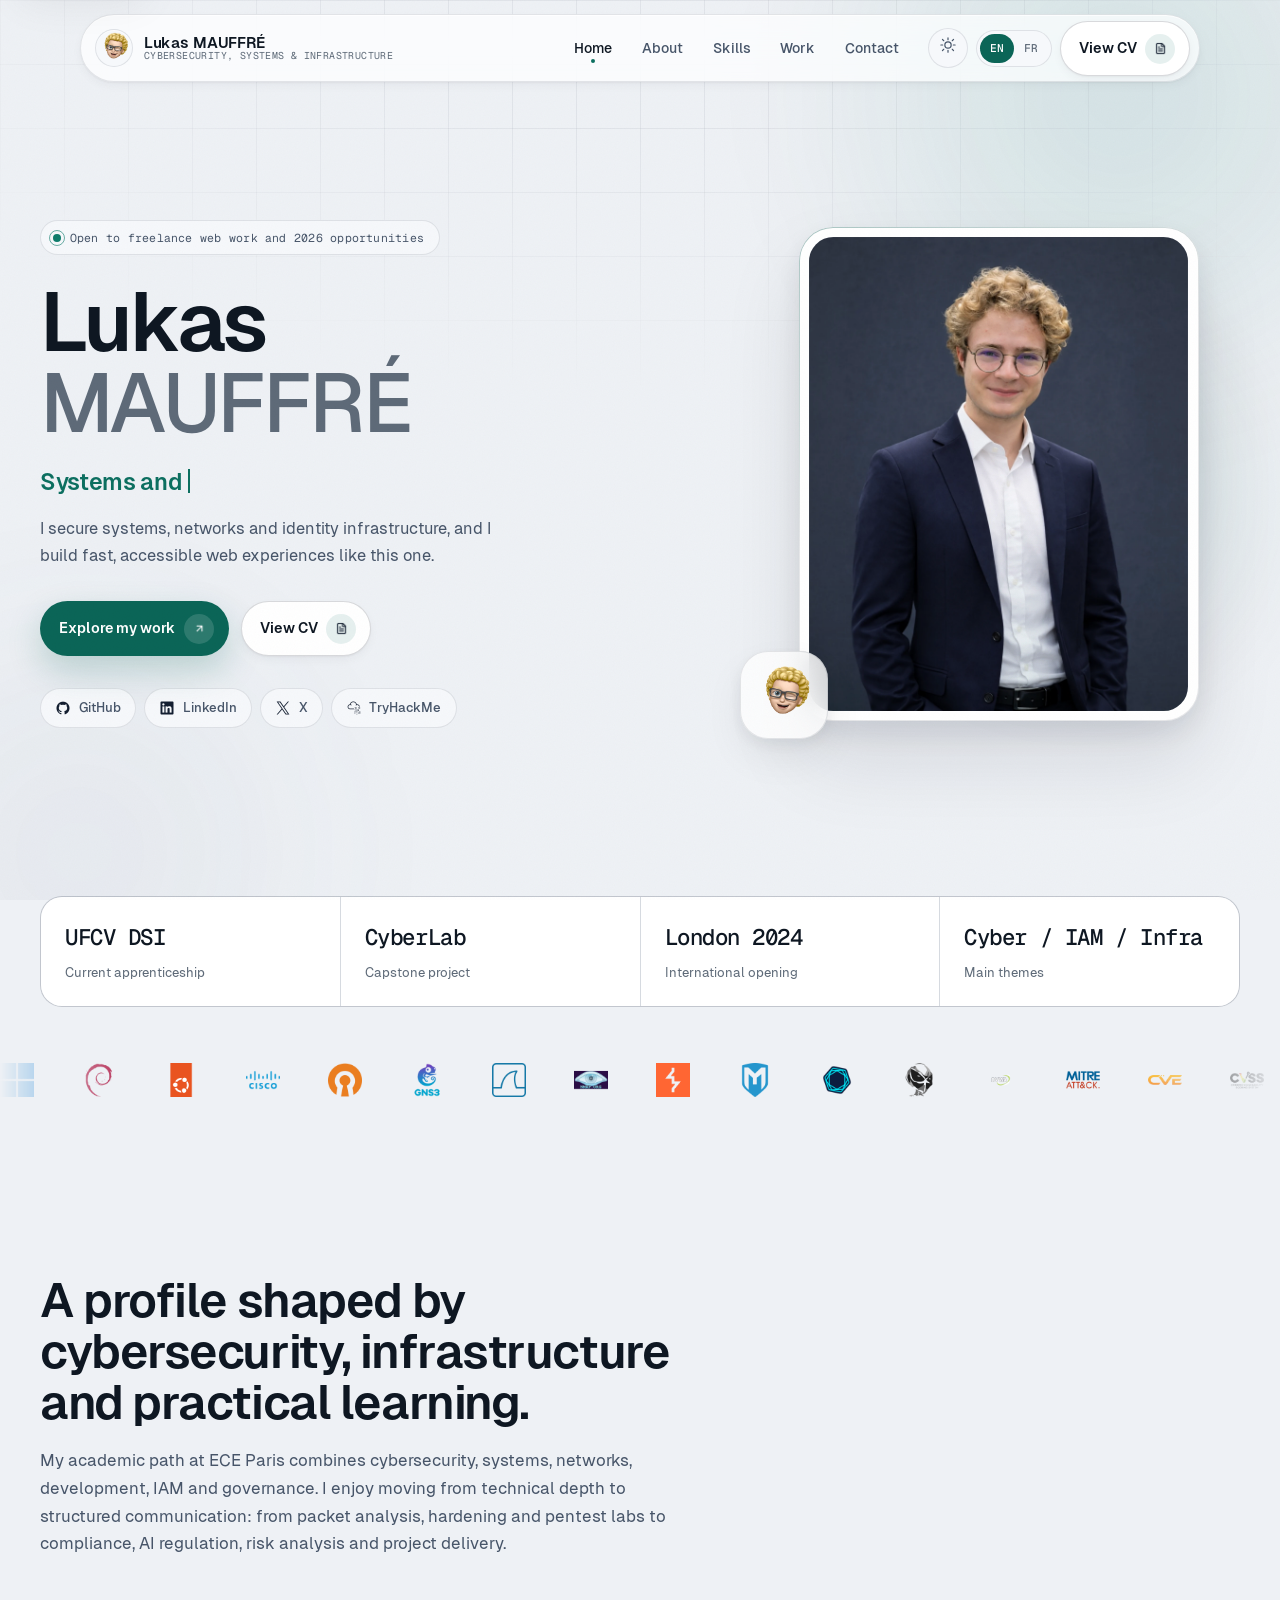
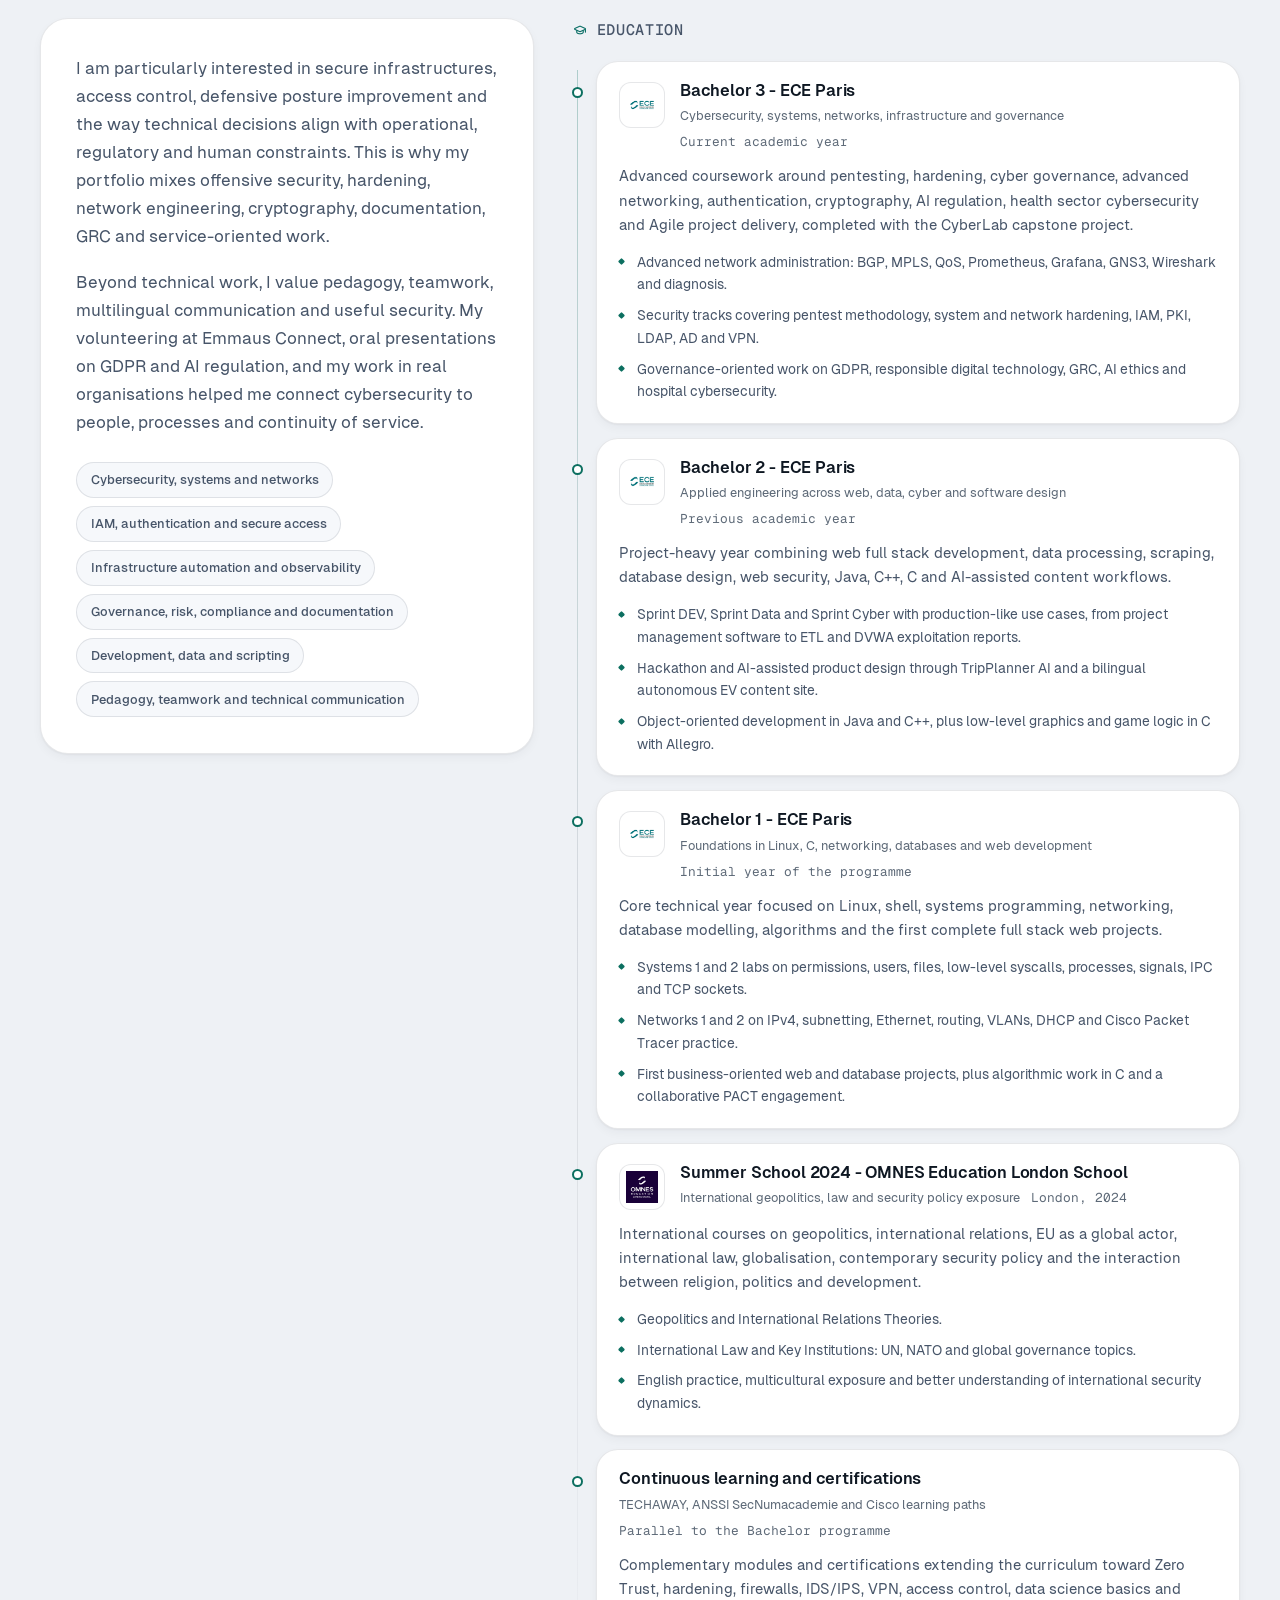
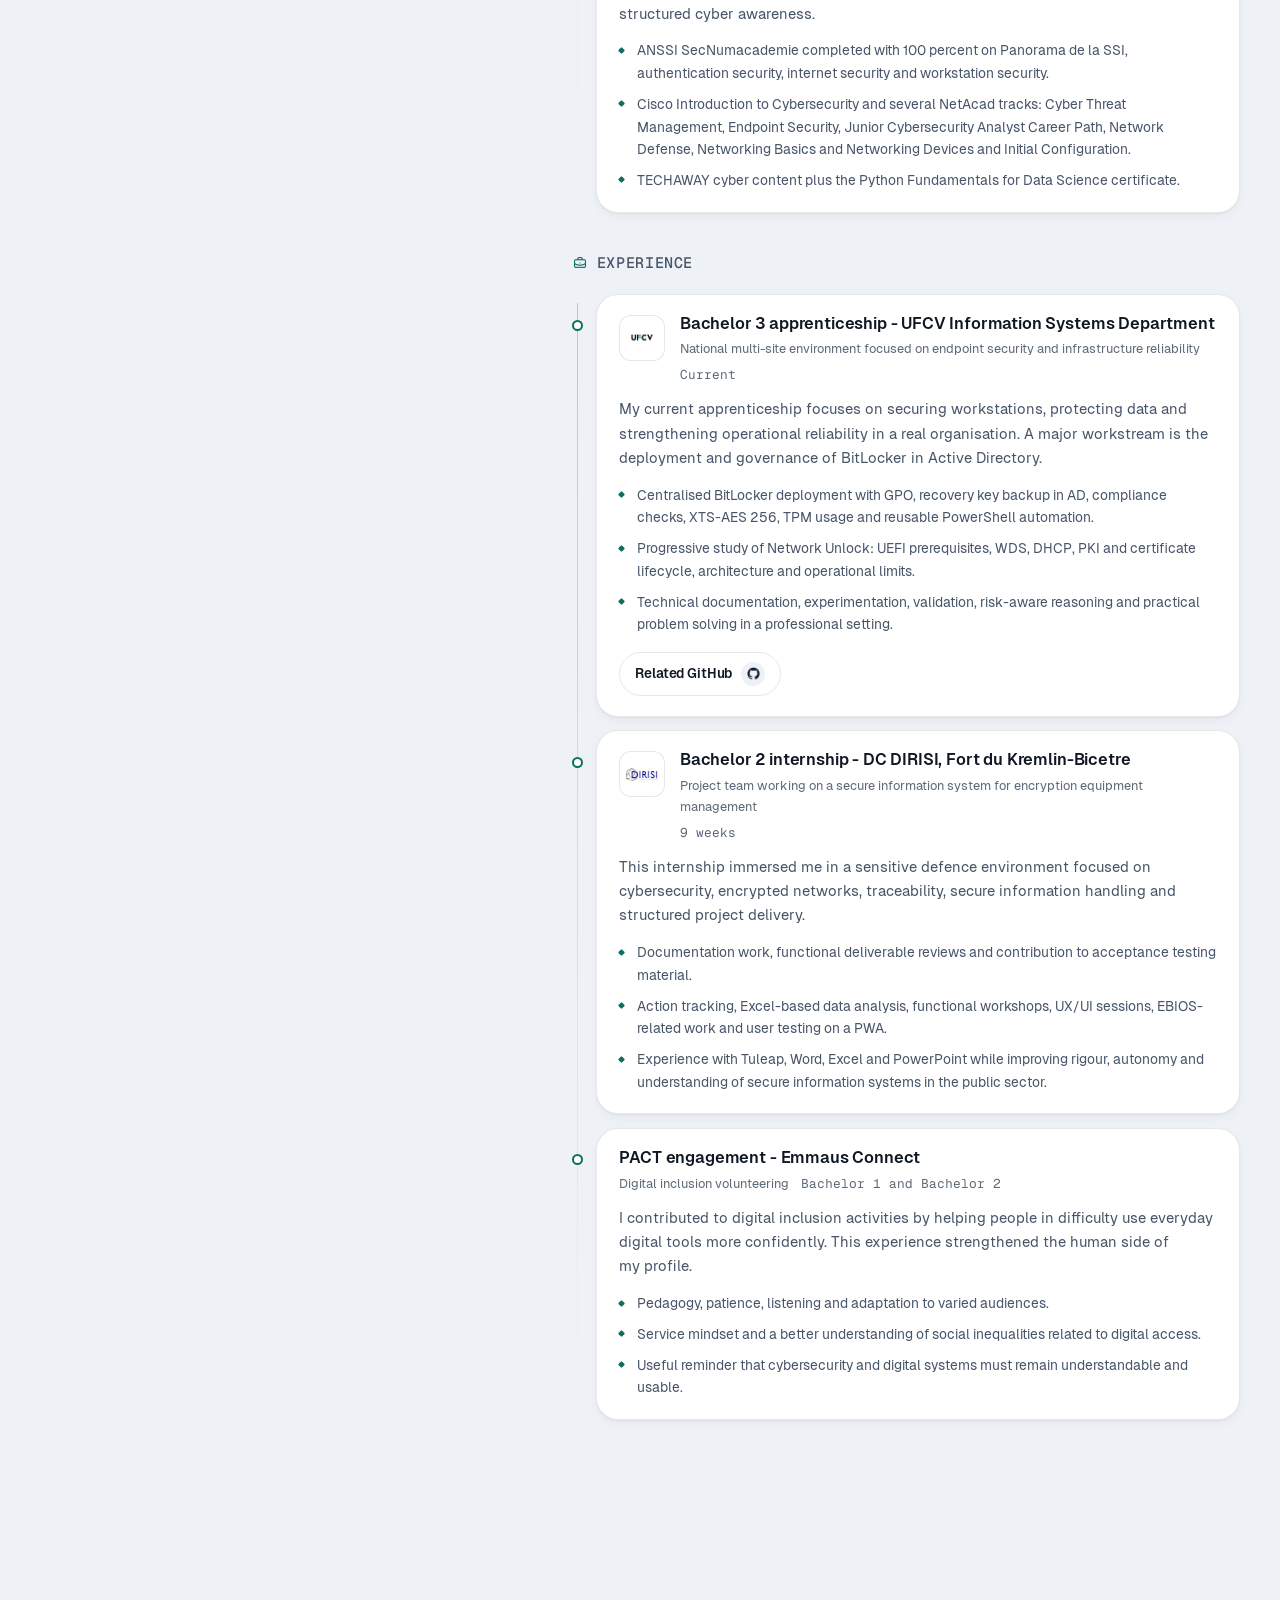
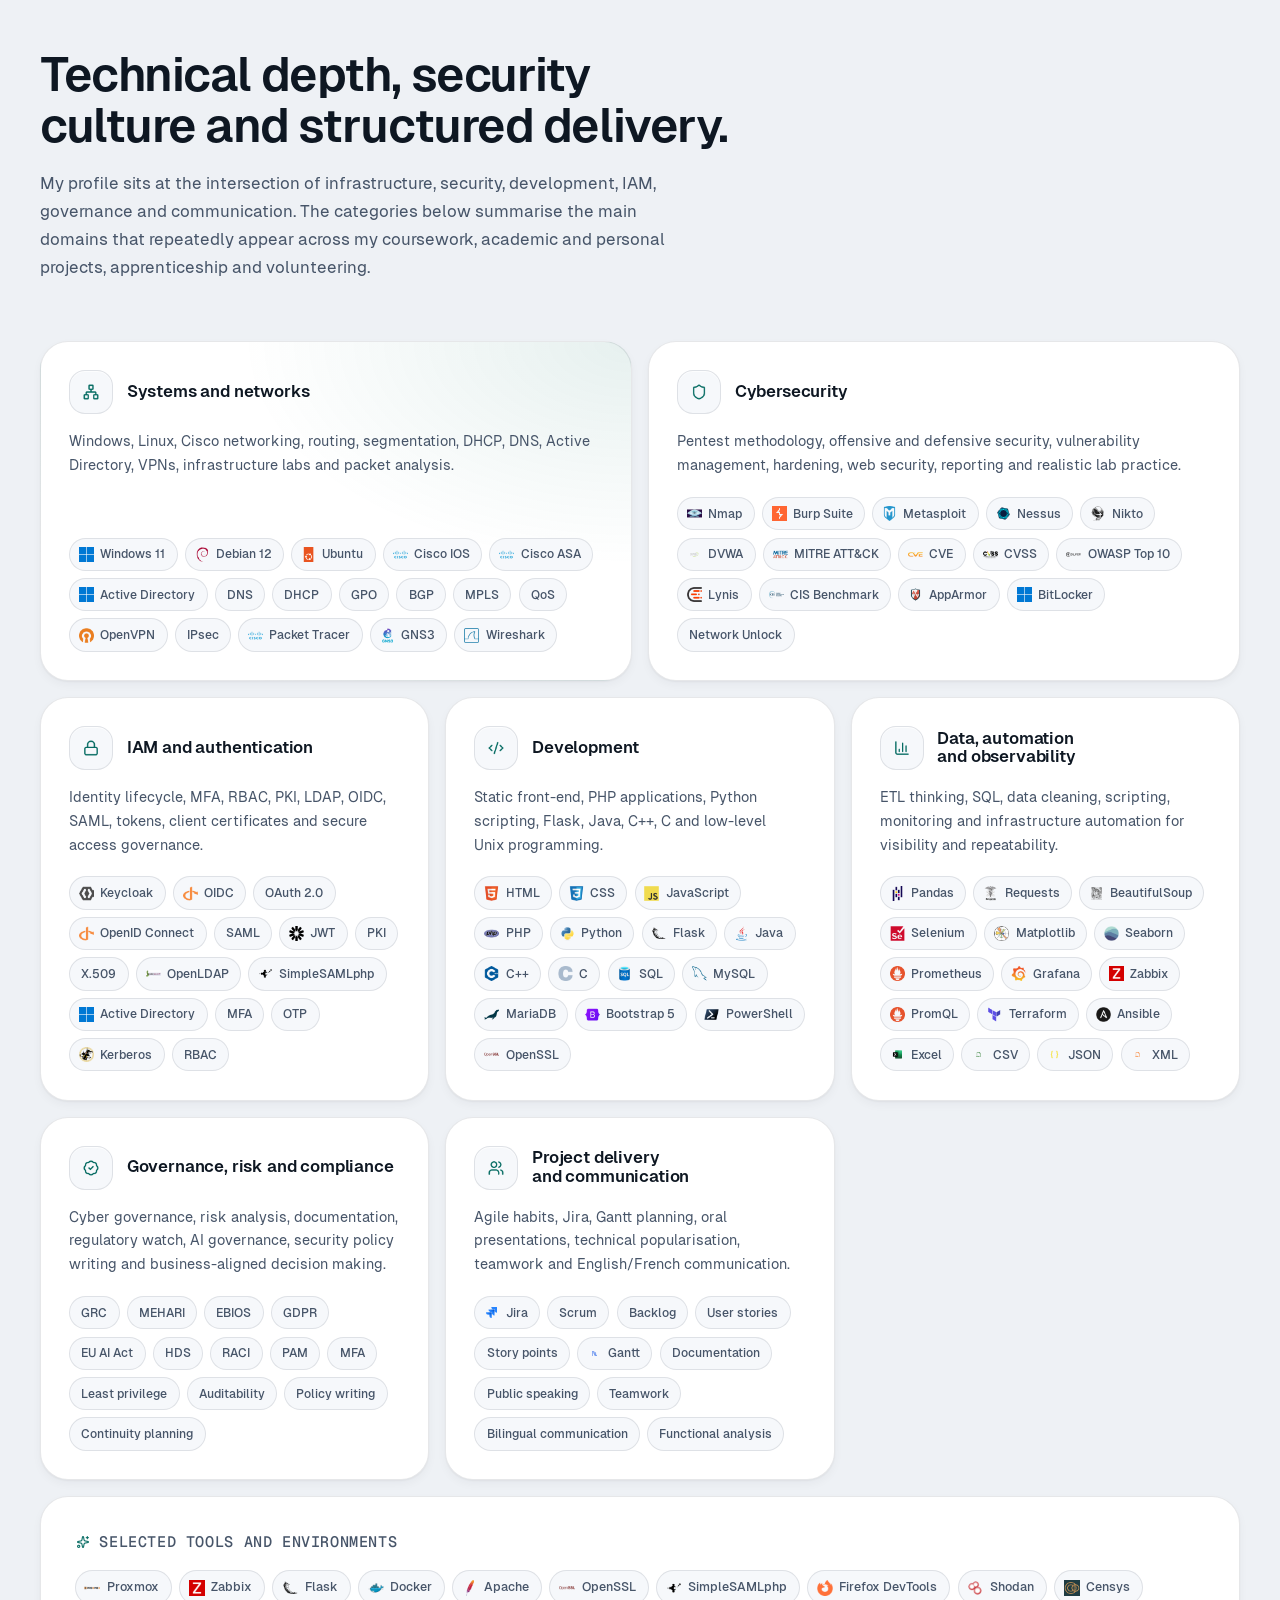
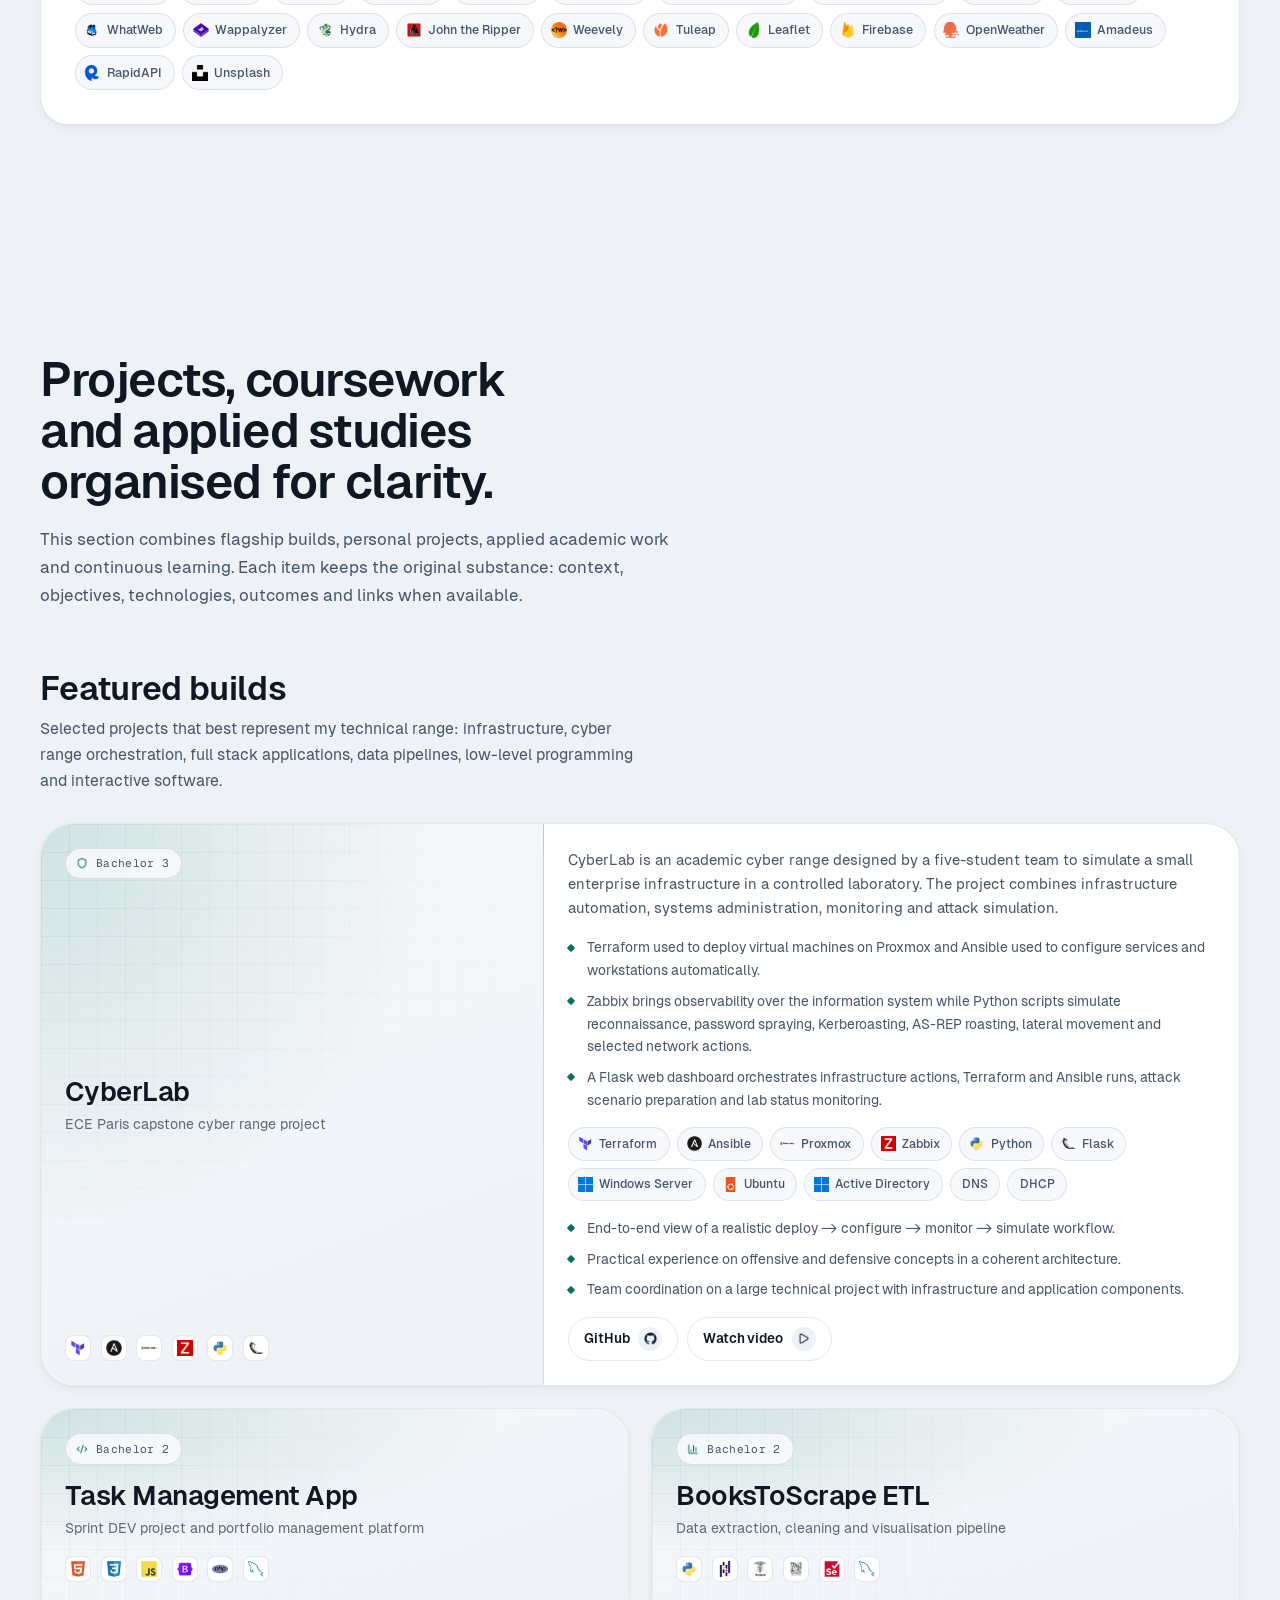
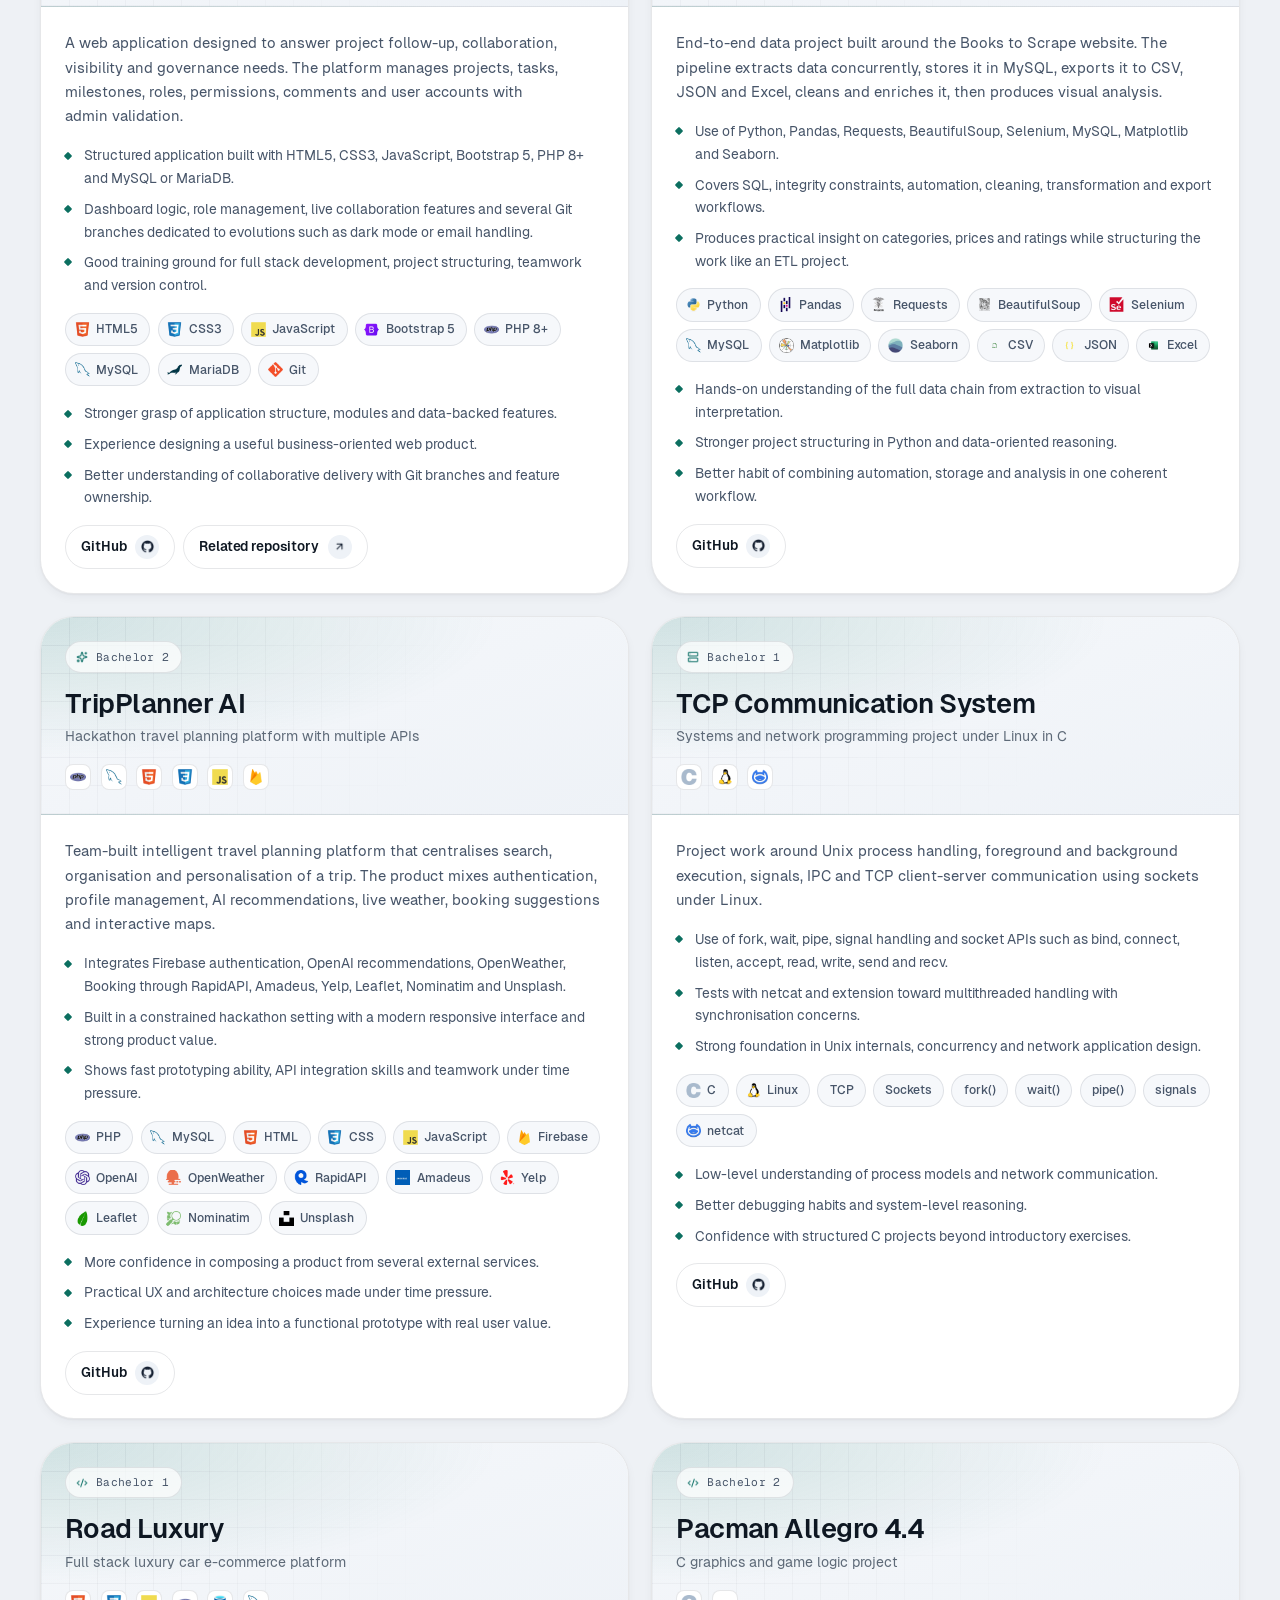
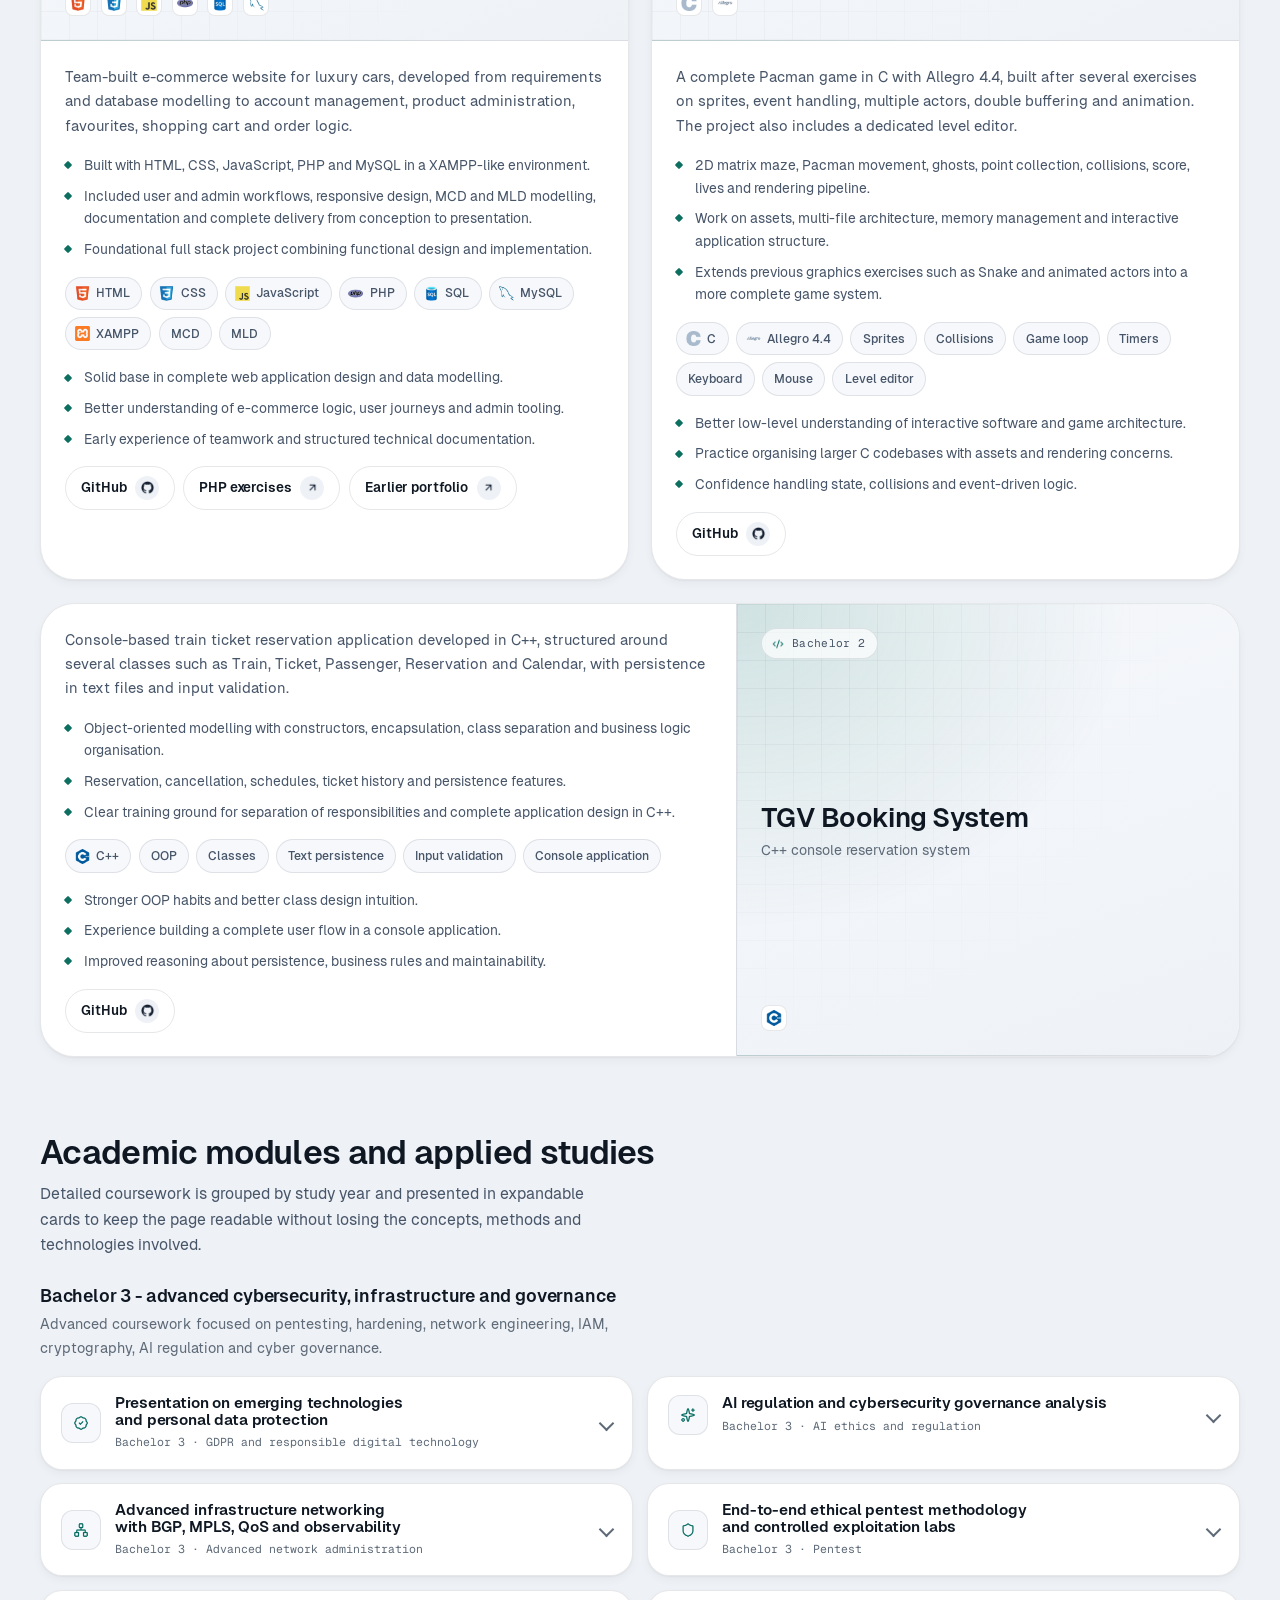
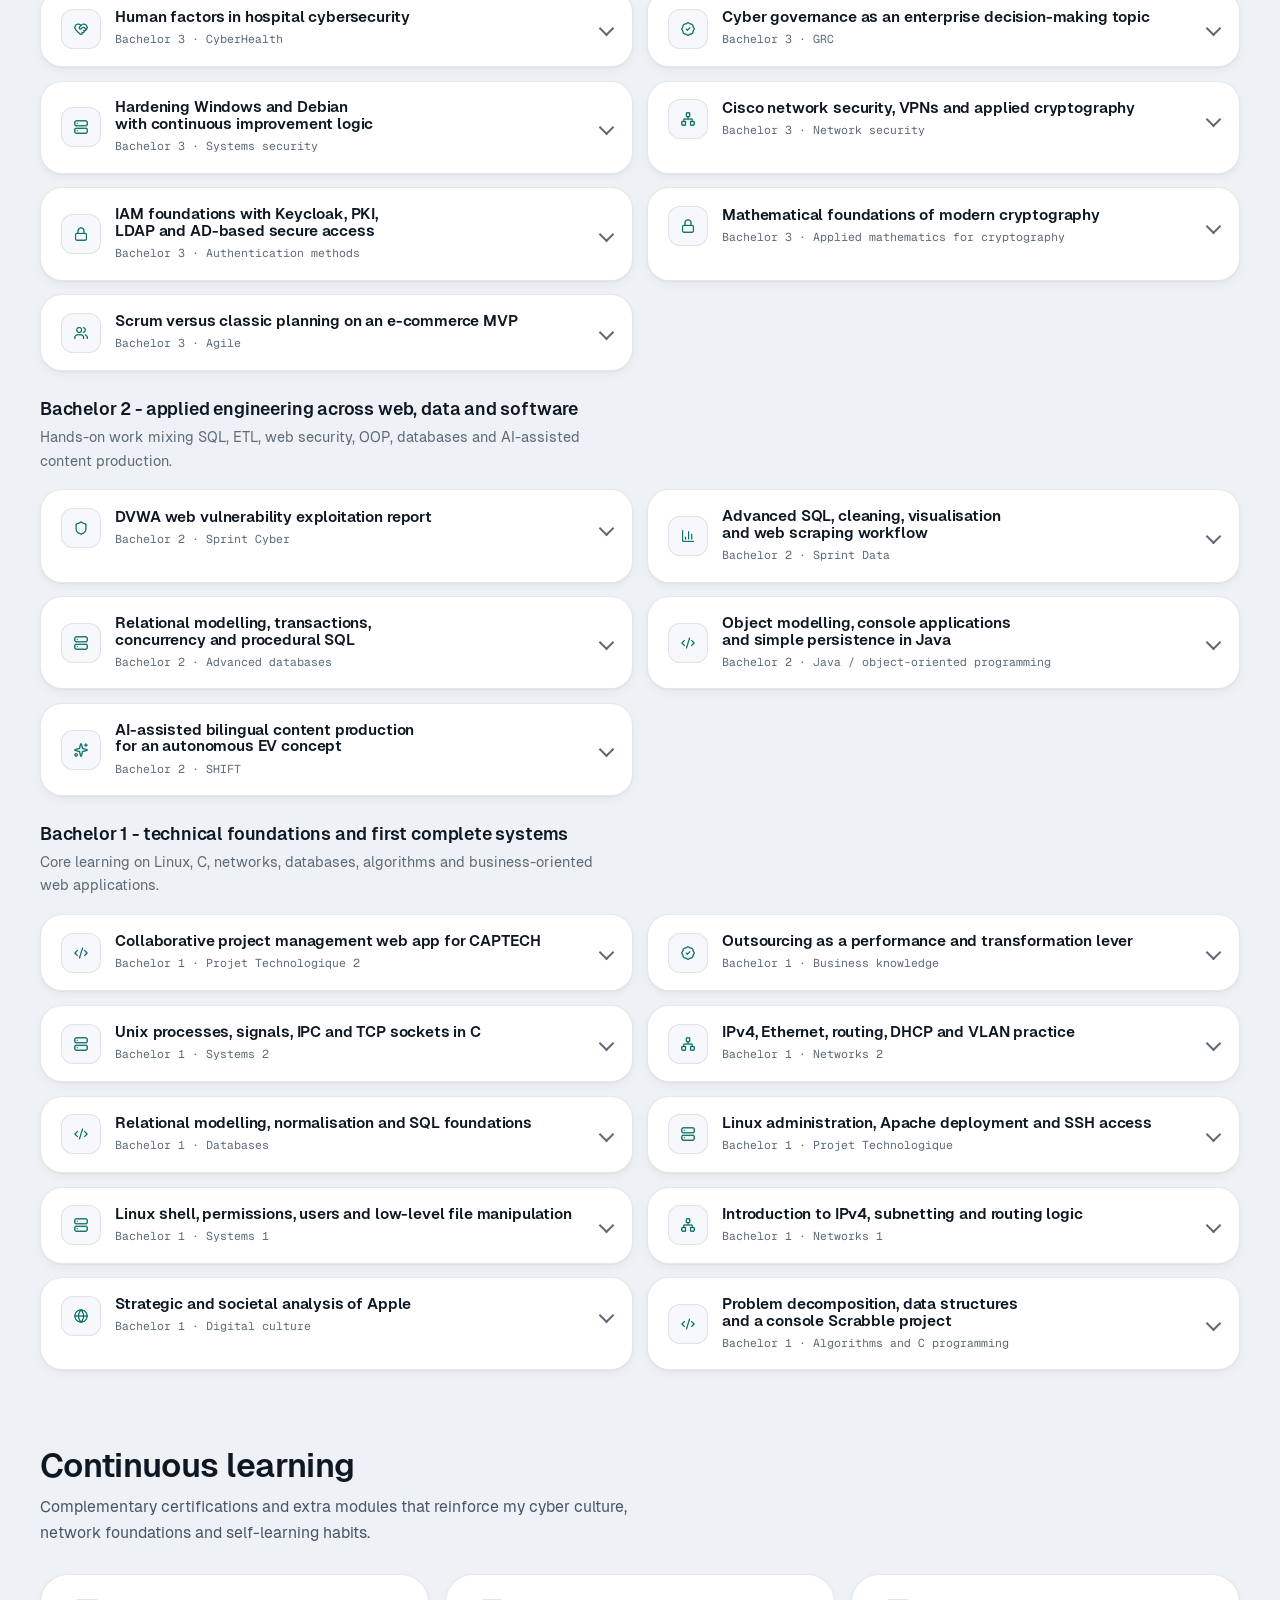
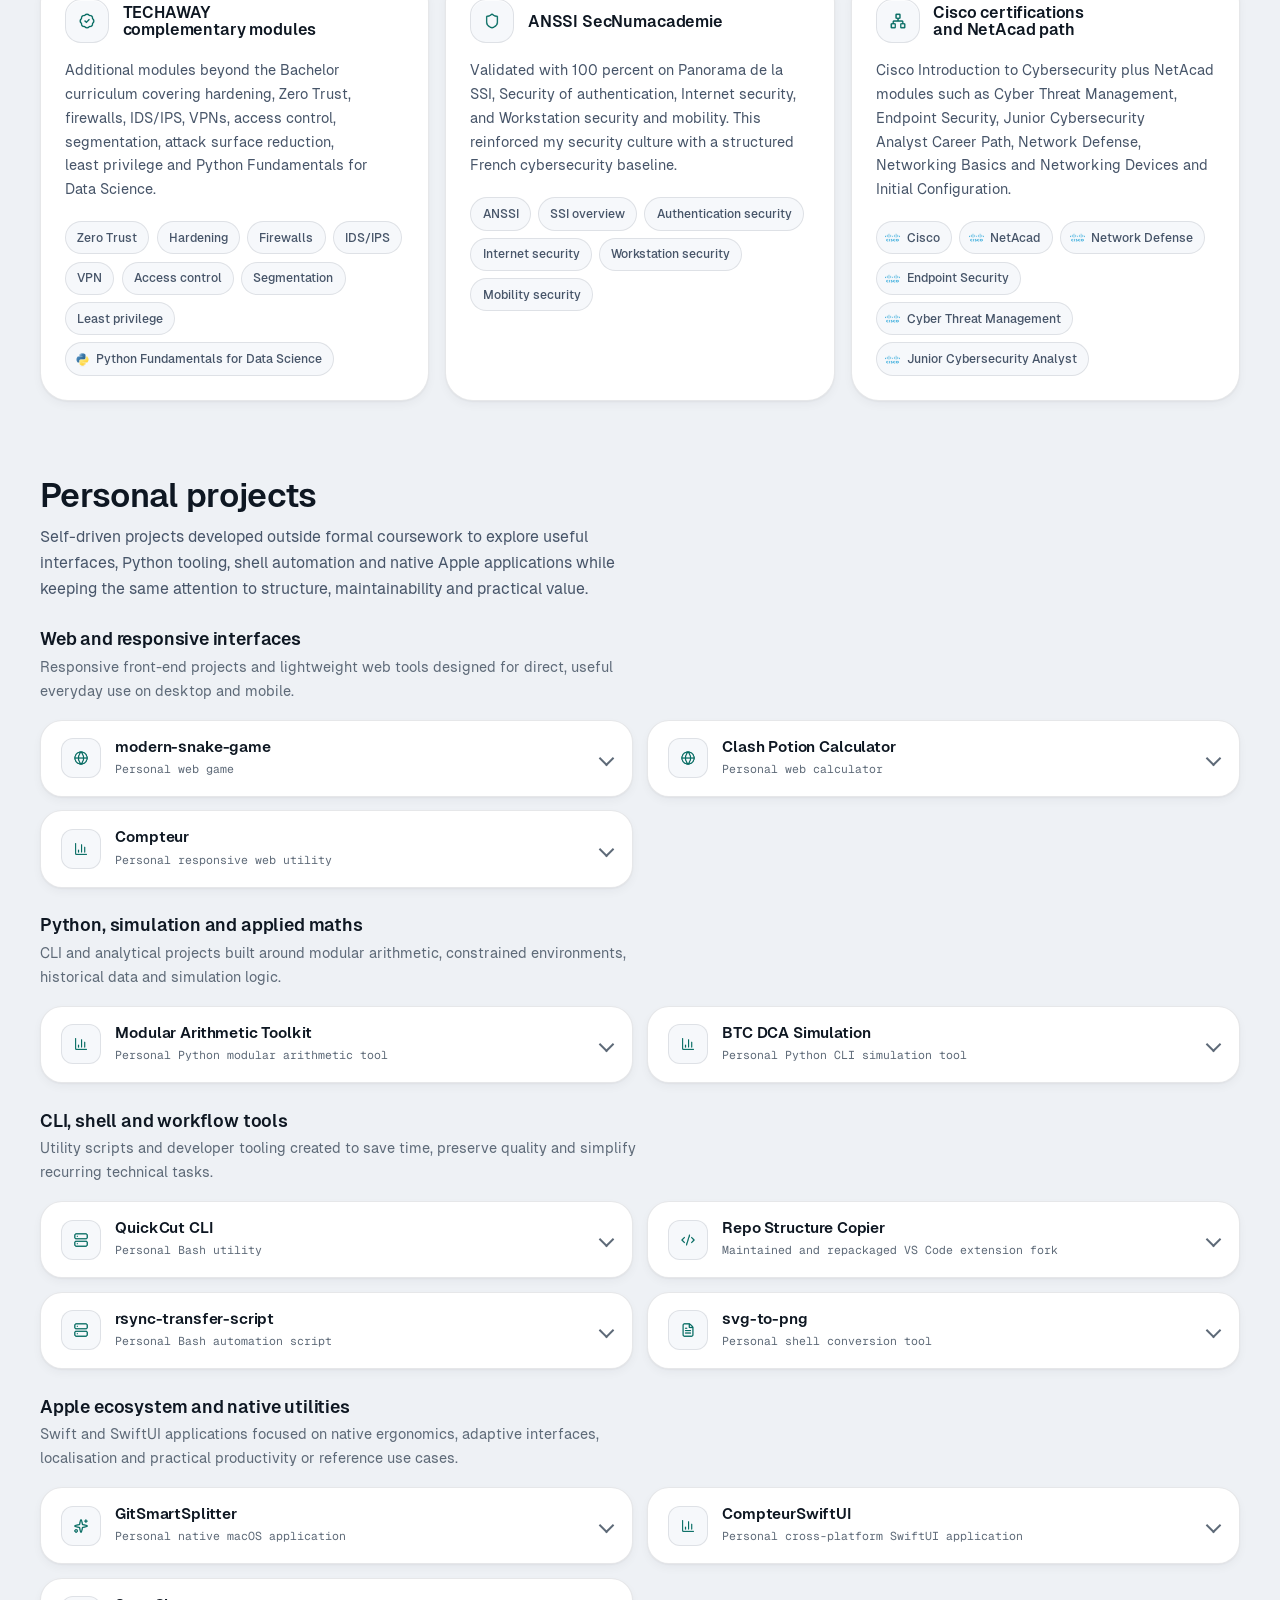
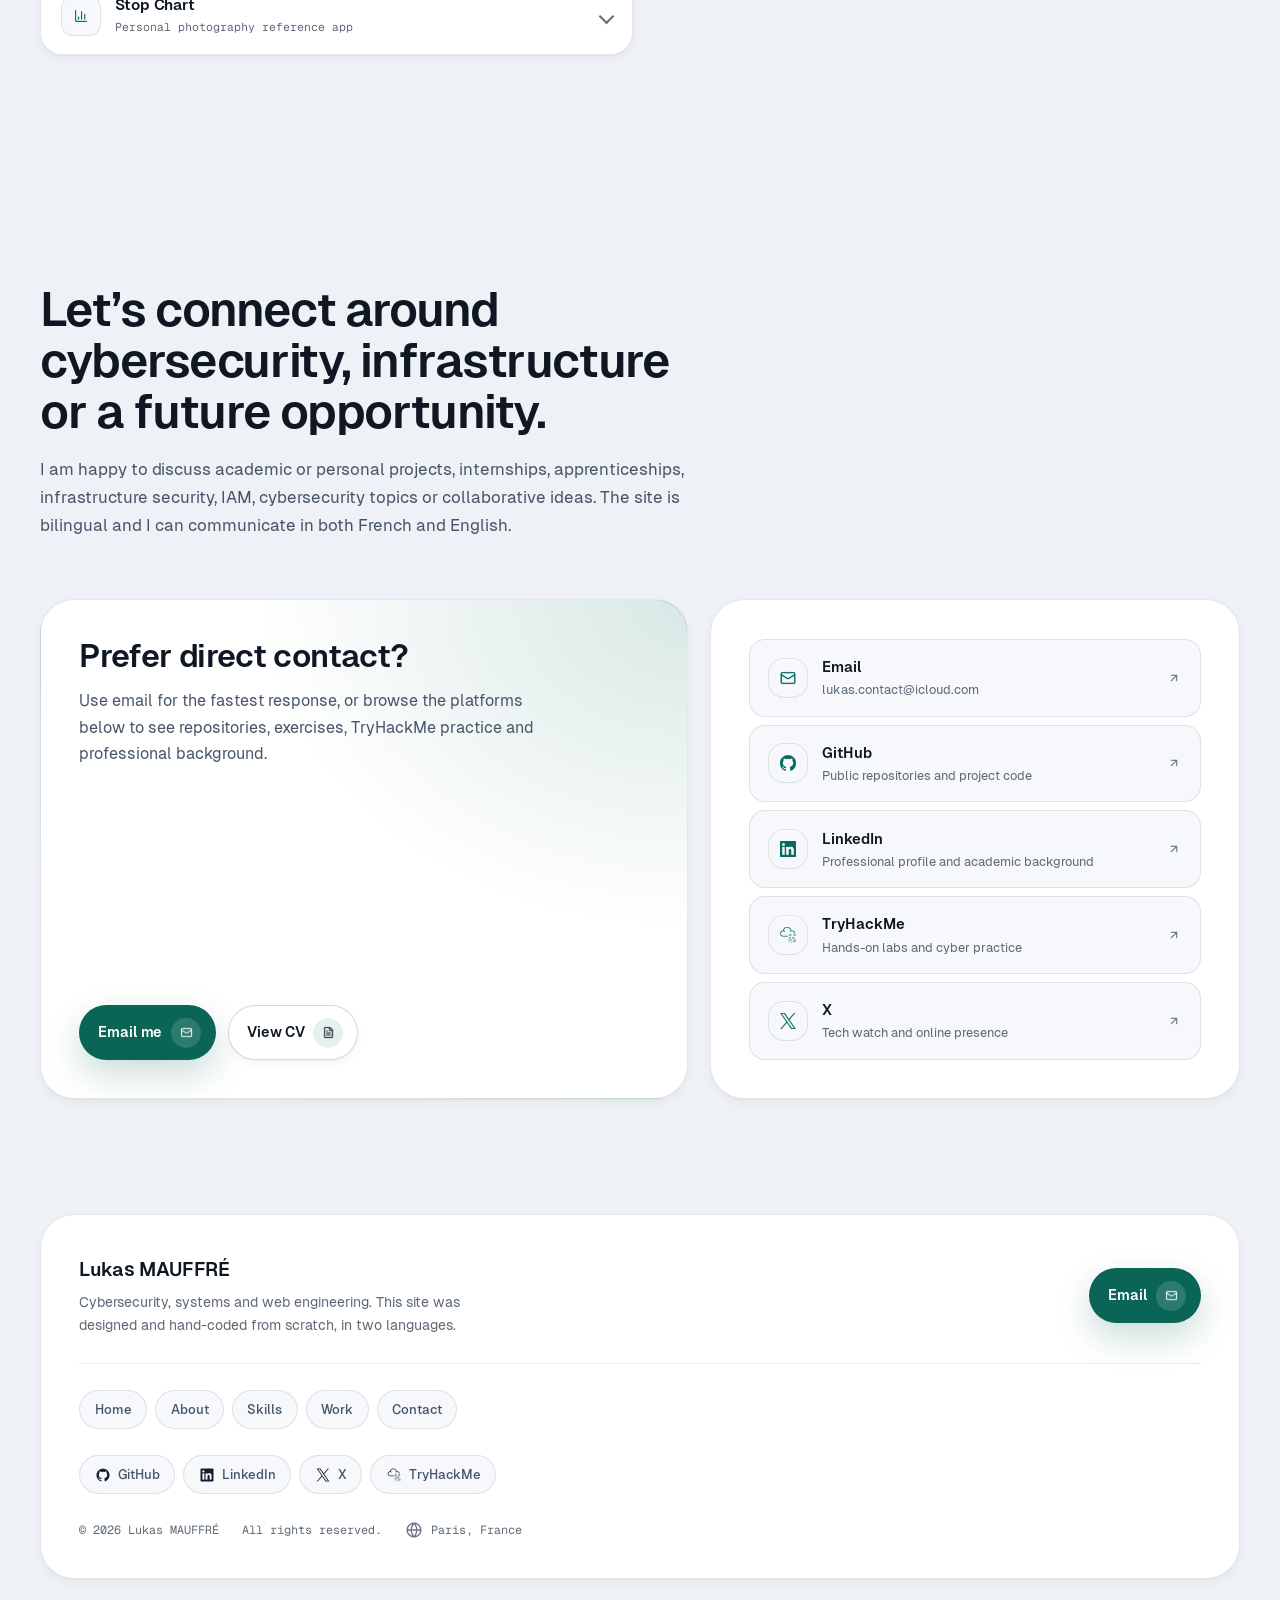
<file: index.html>
<!DOCTYPE html>
<html lang="en">
  <head>
    <meta charset="UTF-8" />
    <meta name="viewport" content="width=device-width, initial-scale=1.0, viewport-fit=cover" />
    <title>Lukas Mauffre | Cybersecurity, Systems &amp; Web Engineering</title>
    <meta
      name="description"
      content="Portfolio of Lukas Mauffre: cybersecurity, systems, networks, infrastructure, IAM and web engineering. Bilingual, designed and hand-coded from scratch."
    />
    <meta
      name="keywords"
      content="Lukas Mauffre, cybersecurity, systems, networks, infrastructure, IAM, Active Directory, pentest, web development, portfolio"
    />
    <meta name="author" content="Lukas Mauffre" />
    <meta name="theme-color" content="#0b6557" media="(prefers-color-scheme: light)" />
    <meta name="theme-color" content="#080c12" media="(prefers-color-scheme: dark)" />
    <link rel="canonical" href="https://lukasmfr.github.io/lukas-portfolio/" />

    <meta property="og:type" content="website" />
    <meta property="og:url" content="https://lukasmfr.github.io/lukas-portfolio/" />
    <meta property="og:site_name" content="Lukas Mauffre" />
    <meta
      property="og:title"
      content="Lukas Mauffre | Cybersecurity, Systems &amp; Web Engineering"
    />
    <meta
      property="og:description"
      content="Bilingual portfolio covering cybersecurity, systems, networks, infrastructure, IAM and web engineering."
    />
    <meta
      property="og:image"
      content="https://lukasmfr.github.io/lukas-portfolio/assets/images/profile/profile-photo.webp"
    />
    <meta property="og:image:alt" content="Portrait of Lukas Mauffre" />
    <meta property="og:image:width" content="1600" />
    <meta property="og:image:height" content="2000" />
    <meta property="og:locale" content="en_US" />
    <meta property="og:locale:alternate" content="fr_FR" />

    <meta name="twitter:card" content="summary_large_image" />
    <meta name="twitter:site" content="@Lukas_Mauffre" />
    <meta name="twitter:creator" content="@Lukas_Mauffre" />
    <meta
      name="twitter:title"
      content="Lukas Mauffre | Cybersecurity, Systems &amp; Web Engineering"
    />
    <meta
      name="twitter:description"
      content="Bilingual portfolio covering cybersecurity, systems, networks, infrastructure, IAM and web engineering."
    />
    <meta
      name="twitter:image"
      content="https://lukasmfr.github.io/lukas-portfolio/assets/images/profile/profile-photo.webp"
    />

    <link rel="icon" type="image/svg+xml" href="assets/icons/favicon.svg" />

    <script type="application/ld+json">
      {
        "@context": "https://schema.org",
        "@type": "Person",
        "name": "Lukas Mauffre",
        "url": "https://lukasmfr.github.io/lukas-portfolio/",
        "image": "https://lukasmfr.github.io/lukas-portfolio/assets/images/profile/profile-photo.webp",
        "jobTitle": "Cybersecurity, systems and infrastructure student",
        "description": "Cybersecurity, systems, networks, infrastructure, IAM and web engineering.",
        "knowsAbout": [
          "Cybersecurity",
          "Systems administration",
          "Networks",
          "Infrastructure",
          "Identity and Access Management",
          "Penetration testing",
          "Active Directory",
          "Web development"
        ],
        "alumniOf": {
          "@type": "CollegeOrUniversity",
          "name": "ECE Paris"
        },
        "address": {
          "@type": "PostalAddress",
          "addressLocality": "Paris",
          "addressCountry": "FR"
        },
        "sameAs": [
          "https://github.com/LukasMFR",
          "https://www.linkedin.com/in/lukas-mauffr%C3%A9-63abb8239",
          "https://x.com/Lukas_Mauffre",
          "https://tryhackme.com/p/lukas.mauffre"
        ]
      }
    </script>

    <link
      rel="preload"
      href="assets/fonts/geist-sans-400.woff2"
      as="font"
      type="font/woff2"
      crossorigin
    />
    <link
      rel="preload"
      href="assets/fonts/geist-sans-600.woff2"
      as="font"
      type="font/woff2"
      crossorigin
    />
    <link
      rel="preload"
      href="assets/fonts/geist-mono-400.woff2"
      as="font"
      type="font/woff2"
      crossorigin
    />

    <script>
      /* Set theme before paint to avoid a flash of the wrong colour scheme. */
      (function () {
        try {
          var saved = localStorage.getItem("lukas-portfolio-theme");
          var prefersDark = window.matchMedia("(prefers-color-scheme: dark)").matches;
          var theme = saved === "light" || saved === "dark" ? saved : prefersDark ? "dark" : "light";
          document.documentElement.setAttribute("data-theme", theme);
        } catch (error) {
          document.documentElement.setAttribute("data-theme", "light");
        }
      })();
    </script>

    <link rel="stylesheet" href="css/style.css" />
  </head>
  <body>
    <a class="skip-link" href="#main-content">Skip to content</a>

    <div class="site-background" aria-hidden="true">
      <div class="site-glow site-glow-one"></div>
      <div class="site-glow site-glow-two"></div>
      <div class="site-grid"></div>
    </div>
    <div class="site-grain" aria-hidden="true"></div>

    <header class="site-header" id="site-header"></header>

    <main id="main-content">
      <section id="home" class="section hero-section"></section>
      <section id="about" class="section"></section>
      <section id="skills" class="section"></section>
      <section id="projects" class="section"></section>
      <section id="contact" class="section"></section>
    </main>

    <footer class="site-footer" id="site-footer"></footer>

    <noscript>
      <div class="noscript-banner">
        This portfolio uses JavaScript to switch language and render its detailed content. Please
        enable JavaScript to view the full site.
      </div>
    </noscript>

    <script defer src="js/i18n.en.js"></script>
    <script defer src="js/i18n.fr.js"></script>
    <script defer src="js/main.js"></script>
  </body>
</html>
</file>
<file: css/style.css>
/* =============================================================================
   Lukas Mauffre - Portfolio
   Design system: engineered dark-tech. Native CSS, no build step.
   Single locked accent (teal-green signal). Light + dark fully designed.
   ========================================================================== */

/* ----------------------------------------------------------------------------
   1. Fonts (self-hosted Geist)
   ------------------------------------------------------------------------- */
@font-face {
  font-family: "Geist";
  src: url("../assets/fonts/geist-sans-400.woff2") format("woff2");
  font-weight: 400;
  font-style: normal;
  font-display: swap;
}
@font-face {
  font-family: "Geist";
  src: url("../assets/fonts/geist-sans-500.woff2") format("woff2");
  font-weight: 500;
  font-style: normal;
  font-display: swap;
}
@font-face {
  font-family: "Geist";
  src: url("../assets/fonts/geist-sans-600.woff2") format("woff2");
  font-weight: 600;
  font-style: normal;
  font-display: swap;
}
@font-face {
  font-family: "Geist";
  src: url("../assets/fonts/geist-sans-700.woff2") format("woff2");
  font-weight: 700;
  font-style: normal;
  font-display: swap;
}
@font-face {
  font-family: "Geist Mono";
  src: url("../assets/fonts/geist-mono-400.woff2") format("woff2");
  font-weight: 400;
  font-style: normal;
  font-display: swap;
}
@font-face {
  font-family: "Geist Mono";
  src: url("../assets/fonts/geist-mono-500.woff2") format("woff2");
  font-weight: 500;
  font-style: normal;
  font-display: swap;
}

/* ----------------------------------------------------------------------------
   2. Tokens
   ------------------------------------------------------------------------- */
:root {
  color-scheme: light;

  --safe-top: env(safe-area-inset-top, 0px);
  --safe-right: env(safe-area-inset-right, 0px);
  --safe-bottom: env(safe-area-inset-bottom, 0px);
  --safe-left: env(safe-area-inset-left, 0px);

  --font-sans: "Geist", "Segoe UI", "Helvetica Neue", Helvetica, Arial, sans-serif;
  --font-mono: "Geist Mono", "SFMono-Regular", ui-monospace, "JetBrains Mono", Menlo, monospace;

  /* Neutrals - cool slate, light */
  --bg: #eef1f5;
  --bg-2: #e7ebf1;
  --surface: #ffffff;
  --surface-2: #f6f8fb;
  --surface-3: #eef2f7;
  --text: #0e1722;
  --text-2: #475569;
  --text-3: #5e6a78;
  --border: rgba(15, 23, 42, 0.10);
  --border-2: rgba(15, 23, 42, 0.16);
  --hairline: rgba(15, 23, 42, 0.08);

  /* Single accent - teal-green signal */
  --accent: #0c6f60;
  --accent-bright: #0e7c6b;
  --accent-strong: #0b6557; /* button bg */
  --accent-ink: #ffffff;    /* text on accent button */
  --accent-soft: rgba(12, 111, 96, 0.10);
  --accent-soft-2: rgba(12, 111, 96, 0.16);
  --accent-line: rgba(12, 111, 96, 0.28);

  /* Icon recolor filters (icons are monochrome webp) */
  --icon-text:
    brightness(0) saturate(100%) invert(9%) sepia(24%) saturate(1400%)
    hue-rotate(178deg) brightness(94%) contrast(94%);
  --icon-muted:
    brightness(0) saturate(100%) invert(46%) sepia(10%) saturate(620%)
    hue-rotate(176deg) brightness(92%) contrast(88%);
  --icon-accent:
    brightness(0) saturate(100%) invert(31%) sepia(58%) saturate(1100%)
    hue-rotate(135deg) brightness(86%) contrast(96%);
  --icon-inverse: brightness(0) saturate(100%) invert(100%);

  --logo-surface: #ffffff;

  /* Shadows - tinted to slate, soft */
  --shadow-sm: 0 1px 2px rgba(15, 23, 42, 0.05), 0 4px 10px rgba(15, 23, 42, 0.04);
  --shadow-md: 0 6px 16px rgba(15, 23, 42, 0.07), 0 18px 40px rgba(15, 23, 42, 0.06);
  --shadow-lg: 0 12px 28px rgba(15, 23, 42, 0.09), 0 40px 80px rgba(15, 23, 42, 0.10);
  --shadow-accent: 0 14px 34px rgba(11, 101, 87, 0.22);
  --inset-hi: inset 0 1px 0 rgba(255, 255, 255, 0.7);

  /* Radius - one scale. interactive = pill, containers = soft, media = 16 */
  --r-xs: 8px;
  --r-sm: 12px;
  --r-md: 16px;
  --r-lg: 22px;
  --r-xl: 28px;
  --r-2xl: 34px;
  --r-pill: 999px;

  --container: min(1200px, 100% - 2.75rem);
  --nav-h: 68px;
  --header-offset: calc(var(--nav-h) + 2.75rem + var(--safe-top));

  --ease: cubic-bezier(0.32, 0.72, 0, 1);
  --ease-out: cubic-bezier(0.16, 1, 0.3, 1);
  --t-fast: 180ms var(--ease);
  --t-med: 320ms var(--ease);
  --t-slow: 600ms var(--ease-out);

  --section-pad: clamp(4.5rem, 9vw, 8rem);
}

[data-theme="dark"] {
  color-scheme: dark;

  --bg: #080c12;
  --bg-2: #0a0f16;
  --surface: #10171f;
  --surface-2: #131b24;
  --surface-3: #18212c;
  --text: #eef3f8;
  --text-2: #aebccd;
  --text-3: #7e8ea1;
  --border: rgba(255, 255, 255, 0.08);
  --border-2: rgba(255, 255, 255, 0.15);
  --hairline: rgba(255, 255, 255, 0.06);

  --accent: #3fe0c4;
  --accent-bright: #4fe9cf;
  --accent-strong: #34e3c0; /* button bg */
  --accent-ink: #04231e;    /* text on accent button */
  --accent-soft: rgba(63, 224, 196, 0.12);
  --accent-soft-2: rgba(63, 224, 196, 0.18);
  --accent-line: rgba(63, 224, 196, 0.30);

  --icon-text:
    brightness(0) saturate(100%) invert(96%) sepia(7%) saturate(460%)
    hue-rotate(174deg) brightness(103%) contrast(97%);
  --icon-muted:
    brightness(0) saturate(100%) invert(70%) sepia(13%) saturate(360%)
    hue-rotate(176deg) brightness(95%) contrast(90%);
  --icon-accent:
    brightness(0) saturate(100%) invert(84%) sepia(36%) saturate(820%)
    hue-rotate(110deg) brightness(98%) contrast(94%);
  --icon-inverse: brightness(0) saturate(100%) invert(7%) sepia(28%) saturate(900%) hue-rotate(118deg) brightness(40%);

  --logo-surface: #f3f6fa;

  --shadow-sm: 0 1px 2px rgba(0, 0, 0, 0.4), 0 4px 12px rgba(0, 0, 0, 0.34);
  --shadow-md: 0 8px 22px rgba(0, 0, 0, 0.46), 0 22px 48px rgba(0, 0, 0, 0.4);
  --shadow-lg: 0 16px 36px rgba(0, 0, 0, 0.5), 0 44px 90px rgba(0, 0, 0, 0.55);
  --shadow-accent: 0 16px 40px rgba(52, 227, 192, 0.18);
  --inset-hi: inset 0 1px 0 rgba(255, 255, 255, 0.08);
}

/* ----------------------------------------------------------------------------
   3. Base
   ------------------------------------------------------------------------- */
*,
*::before,
*::after {
  box-sizing: border-box;
}

html {
  scroll-behavior: smooth;
  scroll-padding-top: var(--header-offset);
  -webkit-text-size-adjust: 100%;
}

body {
  margin: 0;
  min-height: 100vh;
  font-family: var(--font-sans);
  font-size: clamp(0.98rem, 0.95rem + 0.2vw, 1.0625rem);
  line-height: 1.65;
  font-weight: 400;
  color: var(--text);
  background: var(--bg);
  text-rendering: optimizeLegibility;
  -webkit-font-smoothing: antialiased;
  -moz-osx-font-smoothing: grayscale;
  overflow-x: hidden;
  transition: background var(--t-med), color var(--t-med);
}

img {
  display: block;
  max-width: 100%;
}

a {
  color: inherit;
  text-decoration: none;
}

button,
input,
textarea,
select {
  font: inherit;
  color: inherit;
}

button {
  cursor: pointer;
  border: none;
  background: none;
}

h1,
h2,
h3,
h4 {
  margin: 0;
  font-weight: 600;
  letter-spacing: -0.02em;
  line-height: 1.1;
  text-wrap: balance;
}

p {
  margin: 0;
  text-wrap: pretty;
}

ul {
  margin: 0;
  padding: 0;
  list-style: none;
}

::selection {
  background: var(--accent-soft-2);
  color: var(--text);
}

:focus-visible {
  outline: 2px solid var(--accent-bright);
  outline-offset: 3px;
  border-radius: var(--r-xs);
}

/* Scrollbar */
* {
  scrollbar-color: var(--border-2) transparent;
}
::-webkit-scrollbar {
  width: 11px;
  height: 11px;
}
::-webkit-scrollbar-thumb {
  background: var(--border-2);
  border-radius: var(--r-pill);
  border: 3px solid transparent;
  background-clip: padding-box;
}
::-webkit-scrollbar-thumb:hover {
  background: var(--text-3);
  background-clip: padding-box;
  border: 3px solid transparent;
}

.sr-only {
  position: absolute !important;
  width: 1px;
  height: 1px;
  padding: 0;
  margin: -1px;
  overflow: hidden;
  clip: rect(0, 0, 0, 0);
  white-space: nowrap;
  border: 0;
}

.skip-link {
  position: fixed;
  top: 0.85rem;
  left: 0.85rem;
  z-index: 200;
  transform: translateY(-160%);
  padding: 0.7rem 1.1rem;
  border-radius: var(--r-pill);
  background: var(--accent-strong);
  color: var(--accent-ink);
  font-weight: 600;
  font-size: 0.85rem;
  box-shadow: var(--shadow-md);
  transition: transform var(--t-med);
}
.skip-link:focus {
  transform: translateY(0);
}

.container {
  width: var(--container);
  margin-inline: auto;
}

/* ----------------------------------------------------------------------------
   4. Decorative background
   ------------------------------------------------------------------------- */
.site-background {
  position: fixed;
  inset: 0;
  z-index: -2;
  overflow: hidden;
  pointer-events: none;
}

.site-glow {
  position: absolute;
  border-radius: 50%;
  filter: blur(90px);
}
.site-glow-one {
  width: 44rem;
  height: 44rem;
  top: -16rem;
  right: -12rem;
  background: radial-gradient(circle, var(--accent-soft-2), transparent 68%);
  opacity: 0.9;
}
.site-glow-two {
  width: 38rem;
  height: 38rem;
  bottom: -16rem;
  left: -14rem;
  background: radial-gradient(circle, rgba(100, 116, 139, 0.10), transparent 70%);
  opacity: 0.7;
}
[data-theme="dark"] .site-glow-one {
  background: radial-gradient(circle, rgba(63, 224, 196, 0.14), transparent 66%);
}
[data-theme="dark"] .site-glow-two {
  background: radial-gradient(circle, rgba(45, 95, 84, 0.20), transparent 70%);
}

.site-grid {
  position: absolute;
  inset: 0;
  background-image:
    linear-gradient(to right, var(--hairline) 1px, transparent 1px),
    linear-gradient(to bottom, var(--hairline) 1px, transparent 1px);
  background-size: 64px 64px;
  -webkit-mask-image: radial-gradient(ellipse 90% 60% at 50% 0%, #000 25%, transparent 75%);
  mask-image: radial-gradient(ellipse 90% 60% at 50% 0%, #000 25%, transparent 75%);
  opacity: 0.7;
}

/* Film grain - fixed overlay only */
.site-grain {
  position: fixed;
  inset: 0;
  z-index: 90;
  pointer-events: none;
  opacity: 0.035;
  mix-blend-mode: multiply;
  background-image: url("data:image/svg+xml,%3Csvg xmlns='http://www.w3.org/2000/svg' width='160' height='160'%3E%3Cfilter id='n'%3E%3CfeTurbulence type='fractalNoise' baseFrequency='0.85' numOctaves='2' stitchTiles='stitch'/%3E%3C/filter%3E%3Crect width='100%25' height='100%25' filter='url(%23n)'/%3E%3C/svg%3E");
}
[data-theme="dark"] .site-grain {
  mix-blend-mode: screen;
  opacity: 0.05;
}

/* ----------------------------------------------------------------------------
   5. Header / Navigation
   ------------------------------------------------------------------------- */
.site-header {
  position: fixed;
  top: calc(0.9rem + var(--safe-top));
  left: 0;
  right: 0;
  z-index: 100;
  display: flex;
  justify-content: center;
  padding-inline: 1rem;
}

.nav-shell {
  width: var(--container);
  max-width: 1120px;
  height: var(--nav-h);
  display: flex;
  align-items: center;
  gap: 1rem;
  padding: 0.5rem 0.6rem 0.5rem 0.9rem;
  border-radius: var(--r-pill);
  border: 1px solid var(--border);
  background: color-mix(in srgb, var(--surface) 72%, transparent);
  -webkit-backdrop-filter: blur(20px) saturate(180%);
  backdrop-filter: blur(20px) saturate(180%);
  box-shadow: var(--shadow-sm), var(--inset-hi);
  transition: box-shadow var(--t-med), border-color var(--t-med), background var(--t-med);
}
.site-header.is-scrolled .nav-shell {
  box-shadow: var(--shadow-md), var(--inset-hi);
  border-color: var(--border-2);
}

.brand {
  display: inline-flex;
  align-items: center;
  gap: 0.65rem;
  margin-right: auto;
  border-radius: var(--r-pill);
  padding-right: 0.4rem;
}
.brand-mark {
  width: 38px;
  height: 38px;
  border-radius: var(--r-pill);
  overflow: hidden;
  flex: none;
  border: 1px solid var(--border);
  background: var(--surface-2);
  box-shadow: var(--inset-hi);
}
.brand-mark img {
  width: 100%;
  height: 100%;
  object-fit: cover;
}
.brand-copy {
  display: flex;
  flex-direction: column;
  line-height: 1.1;
}
.brand-title {
  font-weight: 600;
  font-size: 0.95rem;
  letter-spacing: -0.01em;
}
.brand-subtitle {
  font-family: var(--font-mono);
  font-size: 0.62rem;
  letter-spacing: 0.04em;
  color: var(--text-3);
  text-transform: uppercase;
}

.site-nav {
  display: flex;
}
.nav-links {
  display: flex;
  align-items: center;
  gap: 0.15rem;
}
.nav-link {
  position: relative;
  display: inline-flex;
  align-items: center;
  padding: 0.5rem 0.85rem;
  border-radius: var(--r-pill);
  font-size: 0.88rem;
  font-weight: 500;
  white-space: nowrap;
  color: var(--text-2);
  transition: color var(--t-fast), background var(--t-fast);
}
.nav-link::after {
  content: "";
  position: absolute;
  bottom: 0.32rem;
  left: 50%;
  width: 4px;
  height: 4px;
  border-radius: 50%;
  background: var(--accent);
  transform: translateX(-50%) scale(0);
  transition: transform var(--t-fast);
}
.nav-link:hover {
  color: var(--text);
  background: var(--surface-3);
}
.nav-link.is-active {
  color: var(--text);
}
.nav-link.is-active::after {
  transform: translateX(-50%) scale(1);
}

.header-actions {
  display: flex;
  align-items: center;
  gap: 0.5rem;
}

/* Theme + language controls */
.icon-toggle {
  width: 40px;
  height: 40px;
  display: inline-flex;
  align-items: center;
  justify-content: center;
  border-radius: var(--r-pill);
  border: 1px solid var(--border);
  background: var(--surface-2);
  color: var(--text-2);
  transition: color var(--t-fast), border-color var(--t-fast), transform var(--t-fast), background var(--t-fast);
}
.icon-toggle:hover {
  color: var(--text);
  border-color: var(--border-2);
}
.icon-toggle:active {
  transform: scale(0.94);
}
.icon-toggle svg {
  width: 18px;
  height: 18px;
  fill: none;
  stroke: currentColor;
  stroke-width: 1.6;
  stroke-linecap: round;
  stroke-linejoin: round;
}
.theme-toggle .moon {
  display: none;
}
[data-theme="dark"] .theme-toggle .sun {
  display: none;
}
[data-theme="dark"] .theme-toggle .moon {
  display: block;
}

.language-switch {
  display: inline-flex;
  padding: 3px;
  border-radius: var(--r-pill);
  border: 1px solid var(--border);
  background: var(--surface-2);
}
.language-button {
  padding: 0.32rem 0.6rem;
  border-radius: var(--r-pill);
  font-family: var(--font-mono);
  font-size: 0.7rem;
  font-weight: 500;
  letter-spacing: 0.02em;
  color: var(--text-3);
  transition: color var(--t-fast), background var(--t-fast);
}
.language-button.is-active {
  color: var(--accent-ink);
  background: var(--accent-strong);
}

.menu-toggle {
  display: none;
}

/* Mobile menu */
.mobile-menu {
  position: fixed;
  inset: 0;
  z-index: 99;
  display: flex;
  flex-direction: column;
  justify-content: center;
  gap: 1.5rem;
  padding: calc(var(--header-offset) + 1rem) 1.6rem 3rem;
  background: color-mix(in srgb, var(--bg) 78%, transparent);
  -webkit-backdrop-filter: blur(26px) saturate(160%);
  backdrop-filter: blur(26px) saturate(160%);
  opacity: 0;
  visibility: hidden;
  transition: opacity var(--t-med), visibility var(--t-med);
}
.mobile-menu.is-open {
  opacity: 1;
  visibility: visible;
}
.mobile-nav-links {
  display: flex;
  flex-direction: column;
  gap: 0.3rem;
}
.mobile-nav-link {
  display: flex;
  align-items: center;
  justify-content: space-between;
  padding: 1rem 0.4rem;
  border-bottom: 1px solid var(--hairline);
  font-size: 1.6rem;
  font-weight: 600;
  letter-spacing: -0.02em;
  transform: translateY(18px);
  opacity: 0;
  transition: transform var(--t-slow), opacity var(--t-slow), color var(--t-fast);
}
.mobile-menu.is-open .mobile-nav-link {
  transform: translateY(0);
  opacity: 1;
}
.mobile-menu.is-open .mobile-nav-link:nth-child(1) { transition-delay: 0.06s; }
.mobile-menu.is-open .mobile-nav-link:nth-child(2) { transition-delay: 0.11s; }
.mobile-menu.is-open .mobile-nav-link:nth-child(3) { transition-delay: 0.16s; }
.mobile-menu.is-open .mobile-nav-link:nth-child(4) { transition-delay: 0.21s; }
.mobile-menu.is-open .mobile-nav-link:nth-child(5) { transition-delay: 0.26s; }
.mobile-nav-link .icon-image {
  width: 22px;
  height: 22px;
}
.mobile-nav-link:hover {
  color: var(--accent);
}
.mobile-actions {
  display: flex;
  align-items: center;
  gap: 0.8rem;
  flex-wrap: wrap;
}

/* Hamburger morph */
.burger {
  width: 22px;
  height: 16px;
  position: relative;
}
.burger span {
  position: absolute;
  left: 0;
  width: 100%;
  height: 2px;
  border-radius: 2px;
  background: currentColor;
  transition: transform var(--t-med), opacity var(--t-fast), top var(--t-med);
}
.burger span:nth-child(1) { top: 0; }
.burger span:nth-child(2) { top: 7px; }
.burger span:nth-child(3) { top: 14px; }
.is-menu-open .burger span:nth-child(1) {
  top: 7px;
  transform: rotate(45deg);
}
.is-menu-open .burger span:nth-child(2) {
  opacity: 0;
}
.is-menu-open .burger span:nth-child(3) {
  top: 7px;
  transform: rotate(-45deg);
}

/* ----------------------------------------------------------------------------
   6. Buttons
   ------------------------------------------------------------------------- */
.button {
  --btn-bg: var(--surface);
  --btn-fg: var(--text);
  --btn-bd: var(--border-2);
  display: inline-flex;
  align-items: center;
  gap: 0.55rem;
  padding: 0.72rem 0.85rem 0.72rem 1.15rem;
  border-radius: var(--r-pill);
  border: 1px solid var(--btn-bd);
  background: var(--btn-bg);
  color: var(--btn-fg);
  font-size: 0.9rem;
  font-weight: 600;
  letter-spacing: -0.01em;
  white-space: nowrap;
  box-shadow: var(--shadow-sm);
  transition: transform var(--t-fast), box-shadow var(--t-med), border-color var(--t-fast), background var(--t-fast);
  will-change: transform;
}
.button > span {
  display: inline-block;
}
.button:active {
  transform: scale(0.97);
}

.button .btn-icon {
  width: 30px;
  height: 30px;
  flex: none;
  display: inline-flex;
  align-items: center;
  justify-content: center;
  border-radius: var(--r-pill);
  background: var(--accent-soft);
  transition: transform var(--t-med), background var(--t-fast);
  order: 2;
}
.button .btn-icon .icon-image {
  width: 15px;
  height: 15px;
}
.button:hover .btn-icon {
  transform: translateX(2px) translateY(-1px);
}

.button-primary {
  --btn-bg: var(--accent-strong);
  --btn-fg: var(--accent-ink);
  --btn-bd: transparent;
  box-shadow: var(--shadow-accent);
}
.button-primary .btn-icon {
  background: color-mix(in srgb, var(--accent-ink) 14%, transparent);
}
.button-primary .btn-icon .icon-image {
  filter: var(--icon-inverse);
}
[data-theme="dark"] .button-primary .btn-icon .icon-image {
  filter: brightness(0) saturate(100%) invert(8%) sepia(40%) saturate(900%) hue-rotate(120deg) brightness(45%);
}
.button-primary:hover {
  box-shadow: var(--shadow-accent), var(--shadow-md);
}

.button-secondary {
  --btn-bg: var(--surface);
  --btn-fg: var(--text);
  --btn-bd: var(--border-2);
}
.button-secondary:hover {
  border-color: var(--accent-line);
  background: var(--surface-2);
}

.button-ghost {
  --btn-bg: transparent;
  --btn-bd: var(--border);
  box-shadow: none;
  padding: 0.55rem 0.95rem;
  font-size: 0.84rem;
}
.button-ghost .btn-icon {
  width: 24px;
  height: 24px;
  background: var(--surface-3);
}
.button-ghost:hover {
  background: var(--surface-2);
  border-color: var(--border-2);
}

/* ----------------------------------------------------------------------------
   7. Sections & headings
   ------------------------------------------------------------------------- */
main {
  display: block;
}

.section {
  position: relative;
  padding-block: var(--section-pad);
}

.section-shell {
  width: var(--container);
  margin-inline: auto;
}

.section-heading {
  max-width: 720px;
  margin-bottom: clamp(2.5rem, 5vw, 3.75rem);
}
.section-kicker {
  display: inline-flex;
  align-items: center;
  gap: 0.5rem;
  margin-bottom: 1.1rem;
  padding: 0.4rem 0.85rem 0.4rem 0.6rem;
  border-radius: var(--r-pill);
  border: 1px solid var(--border);
  background: var(--surface-2);
  font-family: var(--font-mono);
  font-size: 0.68rem;
  letter-spacing: 0.12em;
  text-transform: uppercase;
  color: var(--text-2);
}
.section-kicker .icon-image {
  width: 14px;
  height: 14px;
}
.section-title {
  font-size: clamp(1.95rem, 1.4rem + 2.4vw, 3rem);
  letter-spacing: -0.03em;
  line-height: 1.06;
}
.section-intro {
  margin-top: 1.15rem;
  max-width: 60ch;
  font-size: 1.05rem;
  color: var(--text-2);
}

/* Reveal animation */
.reveal {
  opacity: 0;
  transform: translateY(26px);
  filter: blur(6px);
  transition: opacity var(--t-slow), transform var(--t-slow), filter var(--t-slow);
}
.reveal.is-visible {
  opacity: 1;
  transform: none;
  filter: none;
}
[data-stagger] > * {
  opacity: 0;
  transform: translateY(22px);
  transition: opacity var(--t-slow), transform var(--t-slow);
}
[data-stagger].is-visible > * {
  opacity: 1;
  transform: none;
}
[data-stagger].is-visible > *:nth-child(1) { transition-delay: 0.04s; }
[data-stagger].is-visible > *:nth-child(2) { transition-delay: 0.10s; }
[data-stagger].is-visible > *:nth-child(3) { transition-delay: 0.16s; }
[data-stagger].is-visible > *:nth-child(4) { transition-delay: 0.22s; }
[data-stagger].is-visible > *:nth-child(5) { transition-delay: 0.28s; }
[data-stagger].is-visible > *:nth-child(6) { transition-delay: 0.34s; }
[data-stagger].is-visible > *:nth-child(7) { transition-delay: 0.40s; }
[data-stagger].is-visible > *:nth-child(8) { transition-delay: 0.46s; }

/* ----------------------------------------------------------------------------
   8. Cards & panels (double-bezel idea applied lightly)
   ------------------------------------------------------------------------- */
.panel {
  position: relative;
  border-radius: var(--r-lg);
  border: 1px solid var(--border);
  background: var(--surface);
  box-shadow: var(--shadow-sm);
}

/* ----------------------------------------------------------------------------
   9. Hero
   ------------------------------------------------------------------------- */
.hero-section {
  padding-top: var(--header-offset);
  padding-bottom: clamp(2.5rem, 5vw, 4rem);
}
.hero-grid {
  width: var(--container);
  margin-inline: auto;
  display: grid;
  grid-template-columns: minmax(0, 1.15fr) minmax(0, 0.85fr);
  gap: clamp(2rem, 5vw, 4.5rem);
  align-items: center;
  min-height: calc(100dvh - var(--header-offset) - 4rem);
}

.hero-copy {
  max-width: 38rem;
}
.hero-availability {
  display: inline-flex;
  align-items: center;
  gap: 0.55rem;
  max-width: 100%;
  margin-bottom: 1.6rem;
  padding: 0.45rem 0.95rem 0.45rem 0.75rem;
  border-radius: var(--r-lg);
  border: 1px solid var(--border);
  background: var(--surface-2);
  font-family: var(--font-mono);
  font-size: 0.72rem;
  letter-spacing: 0.02em;
  color: var(--text-2);
}
.status-dot {
  position: relative;
  width: 8px;
  height: 8px;
  border-radius: 50%;
  background: var(--accent-bright);
  flex: none;
}
.status-dot::after {
  content: "";
  position: absolute;
  inset: -4px;
  border-radius: 50%;
  border: 1px solid var(--accent-bright);
  opacity: 0.6;
  animation: ping 2.4s var(--ease-out) infinite;
}
@keyframes ping {
  0% { transform: scale(0.6); opacity: 0.7; }
  70%, 100% { transform: scale(1.8); opacity: 0; }
}

.hero-title {
  font-size: clamp(2.85rem, 1.8rem + 5.4vw, 5.2rem);
  line-height: 0.98;
  letter-spacing: -0.045em;
  margin-bottom: 1.35rem;
}
.hero-title .hero-surname {
  display: block;
  color: var(--text-3);
  font-weight: 500;
}
.hero-lead {
  font-size: clamp(1.15rem, 1rem + 0.7vw, 1.45rem);
  line-height: 1.4;
  color: var(--text);
  font-weight: 500;
  letter-spacing: -0.015em;
  margin-bottom: 1.1rem;
}
.typewriter-text {
  color: var(--accent);
  font-weight: 600;
}
.typewriter-cursor {
  display: inline-block;
  width: 2px;
  height: 1.05em;
  margin-left: 2px;
  vertical-align: -0.16em;
  background: var(--accent);
  animation: blink 1s steps(1) infinite;
}
@keyframes blink {
  50% { opacity: 0; }
}
.hero-description {
  font-size: 1.02rem;
  color: var(--text-2);
  max-width: 44ch;
  margin-bottom: 2rem;
}

.hero-actions {
  display: flex;
  flex-wrap: wrap;
  gap: 0.75rem;
  margin-bottom: 2rem;
}
.hero-socials {
  display: flex;
  flex-wrap: wrap;
  gap: 0.5rem;
}
.social-chip {
  display: inline-flex;
  align-items: center;
  gap: 0.45rem;
  padding: 0.5rem 0.9rem;
  border-radius: var(--r-pill);
  border: 1px solid var(--border);
  background: var(--surface-2);
  font-size: 0.82rem;
  font-weight: 500;
  color: var(--text-2);
  transition: color var(--t-fast), border-color var(--t-fast), transform var(--t-fast), background var(--t-fast);
}
.social-chip .icon-image {
  width: 16px;
  height: 16px;
}
.social-chip:hover {
  color: var(--text);
  border-color: var(--accent-line);
  transform: translateY(-2px);
}

/* Hero visual */
.hero-visual {
  position: relative;
  display: flex;
  justify-content: center;
}
.hero-visual::before {
  content: "";
  position: absolute;
  inset: 8% -6% -12% 6%;
  border-radius: 50%;
  background: radial-gradient(circle at 60% 40%, var(--accent-soft-2), transparent 65%);
  filter: blur(46px);
  opacity: 0.9;
  z-index: -1;
  pointer-events: none;
}
.portrait-card {
  position: relative;
  width: min(100%, 25rem);
  padding: 0.6rem;
  border-radius: var(--r-2xl);
  border: 1px solid var(--border);
  background: var(--surface);
  box-shadow: var(--shadow-lg);
}
.portrait-card::before {
  content: "";
  position: absolute;
  inset: -1px;
  border-radius: inherit;
  padding: 1px;
  background: linear-gradient(150deg, var(--accent-line), transparent 45%);
  -webkit-mask: linear-gradient(#000 0 0) content-box, linear-gradient(#000 0 0);
  -webkit-mask-composite: xor;
  mask-composite: exclude;
  pointer-events: none;
}
.portrait-image-shell {
  position: relative;
  border-radius: calc(var(--r-2xl) - 0.6rem);
  overflow: hidden;
  aspect-ratio: 4 / 5;
  background: var(--surface-3);
}
.portrait-image-shell img {
  width: 100%;
  height: 100%;
  object-fit: cover;
}
.portrait-image-shell::after {
  content: "";
  position: absolute;
  inset: 0;
  background: linear-gradient(180deg, transparent 55%, color-mix(in srgb, var(--accent-strong) 30%, transparent));
  mix-blend-mode: multiply;
  opacity: 0.35;
}
[data-theme="dark"] .portrait-image-shell::after {
  mix-blend-mode: screen;
  opacity: 0.22;
}

.animoji-badge {
  position: absolute;
  bottom: -1.1rem;
  left: -1.1rem;
  width: 5.5rem;
  height: 5.5rem;
  display: grid;
  place-items: center;
  border-radius: var(--r-xl);
  border: 1px solid var(--border);
  background: color-mix(in srgb, var(--surface) 80%, transparent);
  -webkit-backdrop-filter: blur(14px);
  backdrop-filter: blur(14px);
  box-shadow: var(--shadow-md);
  animation: float 6s var(--ease-out) infinite;
}
.animoji-badge img {
  width: 78%;
  height: 78%;
  object-fit: contain;
}
@keyframes float {
  0%, 100% { transform: translateY(0); }
  50% { transform: translateY(-9px); }
}

.hero-spec {
  position: absolute;
  top: -0.6rem;
  right: -0.4rem;
  display: flex;
  flex-direction: column;
  gap: 0.2rem;
  padding: 0.7rem 1rem;
  border-radius: var(--r-md);
  border: 1px solid var(--border);
  background: color-mix(in srgb, var(--surface) 82%, transparent);
  -webkit-backdrop-filter: blur(14px);
  backdrop-filter: blur(14px);
  box-shadow: var(--shadow-md);
  animation: float 7s var(--ease-out) infinite reverse;
}
.hero-spec-value {
  font-family: var(--font-mono);
  font-weight: 500;
  font-size: 1.05rem;
  color: var(--accent);
}
.hero-spec-label {
  font-size: 0.66rem;
  letter-spacing: 0.04em;
  text-transform: uppercase;
  color: var(--text-3);
}

/* Hero stats strip */
.hero-stats {
  width: var(--container);
  margin: clamp(2.5rem, 5vw, 3.75rem) auto 0;
  display: grid;
  grid-template-columns: repeat(4, 1fr);
  gap: 1px;
  border: 1px solid var(--border);
  border-radius: var(--r-lg);
  overflow: hidden;
  background: var(--border);
}
.stat-card {
  padding: 1.4rem 1.5rem;
  background: var(--surface);
}
.stat-value {
  font-family: var(--font-mono);
  font-weight: 500;
  font-size: clamp(1.1rem, 1rem + 0.5vw, 1.4rem);
  letter-spacing: -0.02em;
  margin-bottom: 0.35rem;
}
.stat-label {
  font-size: 0.82rem;
  color: var(--text-3);
}

/* Tech marquee (single per page) */
.tech-marquee {
  width: 100%;
  margin-top: clamp(2.5rem, 5vw, 3.5rem);
  -webkit-mask-image: linear-gradient(90deg, transparent, #000 12%, #000 88%, transparent);
  mask-image: linear-gradient(90deg, transparent, #000 12%, #000 88%, transparent);
  overflow: hidden;
}
.tech-marquee-track {
  display: flex;
  width: max-content;
  gap: 3rem;
  align-items: center;
  animation: marquee 42s linear infinite;
}
.tech-marquee:hover .tech-marquee-track {
  animation-play-state: paused;
}
.tech-marquee-track .tech-mark {
  width: 34px;
  height: 34px;
}
@keyframes marquee {
  to { transform: translateX(-50%); }
}

/* ----------------------------------------------------------------------------
   10. Icons & tech marks
   ------------------------------------------------------------------------- */
.icon-image {
  display: inline-flex;
  align-items: center;
  justify-content: center;
  width: 20px;
  height: 20px;
}
.icon-image img {
  width: 100%;
  height: 100%;
  object-fit: contain;
}
.icon-image.is-standard img { filter: var(--icon-text); }
.icon-image.is-muted img { filter: var(--icon-muted); }
.icon-image.is-accent img { filter: var(--icon-accent); }
.icon-image.is-inverse img { filter: var(--icon-inverse); }
.icon-image.is-social img { filter: var(--icon-text); }

.tech-mark {
  display: inline-flex;
  align-items: center;
  justify-content: center;
  width: 20px;
  height: 20px;
  flex: none;
}
.tech-mark img {
  width: 100%;
  height: 100%;
  object-fit: contain;
}

/* ----------------------------------------------------------------------------
   11. About
   ------------------------------------------------------------------------- */
.about-grid {
  display: grid;
  grid-template-columns: minmax(0, 0.85fr) minmax(0, 1.15fr);
  gap: clamp(1.5rem, 3vw, 2.5rem);
  align-items: start;
}
.about-card {
  position: relative;
  padding: clamp(1.6rem, 3vw, 2.2rem);
  border-radius: var(--r-xl);
  border: 1px solid var(--border);
  background: var(--surface);
  box-shadow: var(--shadow-sm);
  position: sticky;
  top: var(--header-offset);
}
.about-card p {
  color: var(--text-2);
}
.about-card p + p {
  margin-top: 1.1rem;
}
.pill-list {
  display: flex;
  flex-wrap: wrap;
  gap: 0.5rem;
  margin-top: 1.6rem;
}
.pill {
  display: inline-flex;
  align-items: center;
  padding: 0.4rem 0.85rem;
  border-radius: var(--r-pill);
  border: 1px solid var(--border);
  background: var(--surface-2);
  font-size: 0.8rem;
  font-weight: 500;
  color: var(--text-2);
}

.timeline-grid {
  display: grid;
  gap: clamp(1.6rem, 3vw, 2.4rem);
}
.timeline-column {
  display: block;
}
.timeline-title {
  display: inline-flex;
  align-items: center;
  gap: 0.55rem;
  margin-bottom: 1.4rem;
  font-size: 0.95rem;
  font-family: var(--font-mono);
  font-weight: 500;
  letter-spacing: 0.04em;
  text-transform: uppercase;
  color: var(--text-2);
}
.timeline-title .icon-image {
  width: 16px;
  height: 16px;
}
.timeline-list {
  position: relative;
  display: grid;
  gap: 0.85rem;
  padding-left: 1.5rem;
}
.timeline-list::before {
  content: "";
  position: absolute;
  left: 5px;
  top: 0.6rem;
  bottom: 0.6rem;
  width: 1px;
  background: linear-gradient(var(--accent-line), var(--border), transparent);
}
.timeline-item {
  position: relative;
}
.timeline-item::before {
  content: "";
  position: absolute;
  left: -1.5rem;
  top: 1.65rem;
  width: 11px;
  height: 11px;
  margin-left: 0px;
  border-radius: 50%;
  background: var(--surface);
  border: 2px solid var(--accent);
}
.timeline-card {
  padding: 1.25rem 1.4rem;
  border-radius: var(--r-lg);
  border: 1px solid var(--border);
  background: var(--surface);
  box-shadow: var(--shadow-sm);
  transition: border-color var(--t-fast), transform var(--t-fast), box-shadow var(--t-med);
}
.timeline-card:hover {
  border-color: var(--accent-line);
  transform: translateY(-3px);
  box-shadow: var(--shadow-md);
}
.timeline-title-row {
  display: flex;
  align-items: flex-start;
  gap: 0.9rem;
  margin-bottom: 0.75rem;
}
.timeline-logo {
  width: 46px;
  height: 46px;
  flex: none;
  border-radius: var(--r-sm);
  overflow: hidden;
  background: var(--logo-surface);
  border: 1px solid var(--border);
  display: grid;
  place-items: center;
  padding: 6px;
}
.timeline-logo img {
  width: 100%;
  height: 100%;
  object-fit: contain;
}
.timeline-role {
  font-size: 1.02rem;
  letter-spacing: -0.01em;
}
.timeline-meta {
  display: flex;
  flex-wrap: wrap;
  gap: 0.3rem 0.7rem;
  margin-top: 0.35rem;
  font-size: 0.8rem;
  color: var(--text-3);
}
.timeline-meta span:last-child {
  font-family: var(--font-mono);
}
.timeline-summary {
  font-size: 0.92rem;
  color: var(--text-2);
}
.timeline-listing {
  display: grid;
  gap: 0.5rem;
  margin-top: 0.85rem;
}
.timeline-listing li {
  position: relative;
  padding-left: 1.1rem;
  font-size: 0.86rem;
  color: var(--text-2);
}
.timeline-listing li::before {
  content: "";
  position: absolute;
  left: 0;
  top: 0.62em;
  width: 5px;
  height: 5px;
  border-radius: 1px;
  background: var(--accent);
  transform: rotate(45deg);
}
.project-links {
  display: flex;
  flex-wrap: wrap;
  gap: 0.5rem;
  margin-top: 1rem;
}

/* ----------------------------------------------------------------------------
   12. Skills (asymmetric bento)
   ------------------------------------------------------------------------- */
.skills-grid {
  display: grid;
  grid-template-columns: repeat(6, 1fr);
  gap: 1rem;
}
.skill-card {
  display: flex;
  flex-direction: column;
  padding: clamp(1.4rem, 2.2vw, 1.8rem);
  border-radius: var(--r-xl);
  border: 1px solid var(--border);
  background: var(--surface);
  box-shadow: var(--shadow-sm);
  grid-column: span 2;
  transition: border-color var(--t-fast), transform var(--t-fast), box-shadow var(--t-med);
}
.skill-card:hover {
  border-color: var(--accent-line);
  transform: translateY(-3px);
  box-shadow: var(--shadow-md);
}
/* rhythm: first two cards wider, accent-tinted feature cell */
.skill-card:nth-child(1) { grid-column: span 3; }
.skill-card:nth-child(2) { grid-column: span 3; }
.skill-card:nth-child(1) {
  background:
    radial-gradient(120% 120% at 100% 0%, var(--accent-soft), transparent 55%),
    var(--surface);
}
.skill-card-header {
  display: flex;
  align-items: center;
  gap: 0.85rem;
  margin-bottom: 1rem;
}
.skill-icon {
  width: 44px;
  height: 44px;
  flex: none;
  display: grid;
  place-items: center;
  border-radius: var(--r-md);
  border: 1px solid var(--border);
  background: var(--surface-2);
  box-shadow: var(--inset-hi);
}
.skill-icon .icon-image {
  width: 20px;
  height: 20px;
}
.skill-title {
  font-size: 1.05rem;
  letter-spacing: -0.01em;
}
.skill-copy {
  font-size: 0.9rem;
  color: var(--text-2);
  margin-bottom: 1.2rem;
}
.tech-list {
  display: flex;
  flex-wrap: wrap;
  gap: 0.45rem;
  margin-top: auto;
}
.tech-pill {
  display: inline-flex;
  align-items: center;
  gap: 0.4rem;
  padding: 0.35rem 0.7rem 0.35rem 0.55rem;
  border-radius: var(--r-pill);
  border: 1px solid var(--border);
  background: var(--surface-2);
  font-size: 0.76rem;
  font-weight: 500;
  color: var(--text-2);
  transition: border-color var(--t-fast), color var(--t-fast);
}
.tech-pill:not(.has-tech-logo) {
  padding-left: 0.7rem;
}
.tech-pill .tech-mark {
  width: 15px;
  height: 15px;
}
.tech-pill:hover {
  border-color: var(--accent-line);
  color: var(--text);
}

.tool-cloud {
  display: flex;
  flex-wrap: wrap;
  gap: 0.45rem;
}
.tool-chip {
  display: inline-flex;
  align-items: center;
  gap: 0.4rem;
  padding: 0.4rem 0.75rem 0.4rem 0.55rem;
  border-radius: var(--r-pill);
  border: 1px solid var(--border);
  background: var(--surface-2);
  font-size: 0.78rem;
  font-weight: 500;
  color: var(--text-2);
}
.tool-chip .tech-mark {
  width: 16px;
  height: 16px;
}

.skills-tools {
  margin-top: 1rem;
  padding: clamp(1.5rem, 3vw, 2.1rem);
  border-radius: var(--r-xl);
  border: 1px solid var(--border);
  background: var(--surface);
  box-shadow: var(--shadow-sm);
}
.skills-tools .timeline-title {
  margin-bottom: 1.2rem;
}

/* ----------------------------------------------------------------------------
   13. Work / Projects
   ------------------------------------------------------------------------- */
.project-stack {
  display: grid;
  gap: clamp(3rem, 6vw, 5rem);
}
.work-group-header {
  margin-bottom: 1.8rem;
  max-width: 56ch;
}
.work-group-title {
  font-size: clamp(1.3rem, 1.1rem + 0.9vw, 1.7rem);
  letter-spacing: -0.02em;
}
.work-group-title-strong {
  font-size: clamp(1.5rem, 1.2rem + 1.2vw, 2.1rem);
}
.work-group-copy {
  margin-top: 0.6rem;
  font-size: 0.98rem;
  color: var(--text-2);
}

/* Featured builds */
.featured-grid {
  display: grid;
  grid-template-columns: repeat(2, 1fr);
  gap: 1.4rem;
}
.project-card {
  display: flex;
  flex-direction: column;
  border-radius: var(--r-2xl);
  border: 1px solid var(--border);
  background: var(--surface);
  box-shadow: var(--shadow-sm);
  overflow: hidden;
  transition: border-color var(--t-fast), transform var(--t-med), box-shadow var(--t-med);
}
.project-card:hover {
  border-color: var(--accent-line);
  transform: translateY(-5px);
  box-shadow: var(--shadow-lg);
}
/* first and last featured cards are full-width feature rows that bookend the
   grid; with 8 items this also keeps the 2-col grid free of an empty cell */
.project-card:first-child,
.project-card:last-child {
  grid-column: span 2;
  flex-direction: row;
}
.project-card:last-child {
  flex-direction: row-reverse;
}
.project-card:first-child .project-media,
.project-card:last-child .project-media {
  width: 42%;
  flex: none;
}
.project-card:last-child .project-media {
  border-right: none;
  border-left: 1px solid var(--border);
}
.project-card:first-child .project-body,
.project-card:last-child .project-body {
  flex: 1;
}
.project-media {
  position: relative;
  padding: 1.5rem;
  min-height: 12rem;
  display: flex;
  flex-direction: column;
  justify-content: space-between;
  gap: 1rem;
  background:
    radial-gradient(130% 120% at 0% 0%, var(--accent-soft-2), transparent 60%),
    linear-gradient(160deg, var(--surface-2), var(--surface-3));
  border-bottom: 1px solid var(--border);
}
.project-card:nth-child(1) .project-media {
  border-bottom: none;
  border-right: 1px solid var(--border);
}
.project-media::before {
  content: "";
  position: absolute;
  inset: 0;
  background-image:
    linear-gradient(var(--hairline) 1px, transparent 1px),
    linear-gradient(90deg, var(--hairline) 1px, transparent 1px);
  background-size: 28px 28px;
  -webkit-mask-image: radial-gradient(circle at 0% 0%, #000, transparent 70%);
  mask-image: radial-gradient(circle at 0% 0%, #000, transparent 70%);
  opacity: 0.7;
  pointer-events: none;
}
.project-badge {
  position: relative;
  display: inline-flex;
  align-items: center;
  gap: 0.45rem;
  align-self: flex-start;
  padding: 0.35rem 0.75rem 0.35rem 0.55rem;
  border-radius: var(--r-pill);
  border: 1px solid var(--border);
  background: color-mix(in srgb, var(--surface) 70%, transparent);
  font-family: var(--font-mono);
  font-size: 0.7rem;
  letter-spacing: 0.03em;
  color: var(--text-2);
}
.project-badge .icon-image {
  width: 14px;
  height: 14px;
}
.project-media-copy {
  position: relative;
}
.project-title {
  font-size: clamp(1.3rem, 1.1rem + 0.8vw, 1.7rem);
  letter-spacing: -0.02em;
}
.project-subtitle {
  margin-top: 0.4rem;
  font-size: 0.88rem;
  color: var(--text-3);
}
.project-tech-strip {
  position: relative;
  display: flex;
  flex-wrap: wrap;
  gap: 0.6rem;
}
.project-tech-strip .project-tech-mark {
  width: 26px;
  height: 26px;
  padding: 4px;
  border-radius: var(--r-xs);
  background: var(--surface);
  border: 1px solid var(--border);
}
.project-body {
  display: flex;
  flex-direction: column;
  padding: 1.5rem;
  gap: 1rem;
}
.project-copy {
  font-size: 0.92rem;
  color: var(--text-2);
}
.project-list {
  display: grid;
  gap: 0.5rem;
}
.project-list li {
  position: relative;
  padding-left: 1.2rem;
  font-size: 0.86rem;
  color: var(--text-2);
}
.project-list li::before {
  content: "";
  position: absolute;
  left: 0;
  top: 0.6em;
  width: 6px;
  height: 6px;
  border-radius: 1px;
  background: var(--accent);
  transform: rotate(45deg);
}
.project-body .tech-list {
  margin-top: 0;
}
.project-body .project-links {
  margin-top: auto;
}

/* Disclosure groups (academic / personal) */
.work-subgroup {
  margin-top: 1.8rem;
}
.work-subgroup-header {
  margin-bottom: 1rem;
}
.work-subgroup-title {
  font-size: 1.1rem;
  letter-spacing: -0.01em;
}
.work-subgroup-copy {
  margin-top: 0.4rem;
  font-size: 0.9rem;
  color: var(--text-3);
  max-width: 60ch;
}
.disclosure-grid {
  display: grid;
  grid-template-columns: repeat(2, 1fr);
  gap: 0.85rem;
}
.disclosure {
  border-radius: var(--r-lg);
  border: 1px solid var(--border);
  background: var(--surface);
  box-shadow: var(--shadow-sm);
  overflow: hidden;
  transition: border-color var(--t-fast);
}
.disclosure[open] {
  border-color: var(--accent-line);
}
.disclosure summary {
  display: flex;
  align-items: center;
  gap: 0.9rem;
  padding: 1.1rem 1.25rem;
  cursor: pointer;
  list-style: none;
}
.disclosure summary::-webkit-details-marker {
  display: none;
}
.disclosure-icon {
  width: 40px;
  height: 40px;
  flex: none;
  display: grid;
  place-items: center;
  border-radius: var(--r-sm);
  border: 1px solid var(--border);
  background: var(--surface-2);
}
.disclosure-icon .icon-image {
  width: 18px;
  height: 18px;
}
.disclosure-text {
  flex: 1;
  min-width: 0;
}
.disclosure-title {
  font-size: 0.96rem;
  letter-spacing: -0.01em;
}
.disclosure-meta {
  margin-top: 0.2rem;
  font-family: var(--font-mono);
  font-size: 0.72rem;
  color: var(--text-3);
}
.disclosure-chevron {
  width: 11px;
  height: 11px;
  flex: none;
  border-right: 2px solid var(--text-3);
  border-bottom: 2px solid var(--text-3);
  transform: rotate(45deg);
  transition: transform var(--t-fast), border-color var(--t-fast);
}
.disclosure[open] .disclosure-chevron {
  transform: rotate(-135deg);
  border-color: var(--accent);
}
.disclosure-body {
  padding: 0 1.25rem 1.4rem;
}
.detail-grid {
  display: grid;
  grid-template-columns: repeat(2, 1fr);
  gap: 1.25rem;
  padding-top: 0.4rem;
  border-top: 1px solid var(--hairline);
  margin-top: 0.2rem;
}
.detail-block {
  min-width: 0;
}
.detail-block + .detail-block {
  margin-top: 0;
}
.disclosure-body .detail-block:last-child {
  margin-top: 1.25rem;
}
.detail-title {
  font-family: var(--font-mono);
  font-size: 0.68rem;
  letter-spacing: 0.1em;
  text-transform: uppercase;
  color: var(--accent);
  margin-bottom: 0.55rem;
}
.detail-copy {
  font-size: 0.85rem;
  color: var(--text-2);
}
.detail-list {
  display: grid;
  gap: 0.45rem;
}
.detail-list li {
  position: relative;
  padding-left: 1.1rem;
  font-size: 0.84rem;
  color: var(--text-2);
}
.detail-list li::before {
  content: "";
  position: absolute;
  left: 0;
  top: 0.6em;
  width: 5px;
  height: 5px;
  border-radius: 1px;
  background: var(--accent);
  transform: rotate(45deg);
}

/* Continuous learning cards */
.cert-grid {
  display: grid;
  grid-template-columns: repeat(3, 1fr);
  gap: 1rem;
}
.cert-card {
  padding: 1.5rem;
  border-radius: var(--r-xl);
  border: 1px solid var(--border);
  background: var(--surface);
  box-shadow: var(--shadow-sm);
  transition: border-color var(--t-fast), transform var(--t-fast), box-shadow var(--t-med);
}
.cert-card:hover {
  border-color: var(--accent-line);
  transform: translateY(-3px);
  box-shadow: var(--shadow-md);
}
.cert-title {
  font-size: 1rem;
  letter-spacing: -0.01em;
}

/* ----------------------------------------------------------------------------
   14. Contact
   ------------------------------------------------------------------------- */
.contact-grid {
  display: grid;
  grid-template-columns: minmax(0, 1.1fr) minmax(0, 0.9fr);
  gap: 1.4rem;
}
.contact-card {
  padding: clamp(1.8rem, 3vw, 2.6rem);
  border-radius: var(--r-2xl);
  border: 1px solid var(--border);
  background: var(--surface);
  box-shadow: var(--shadow-sm);
}
.contact-card.is-primary {
  background:
    radial-gradient(120% 120% at 100% 0%, var(--accent-soft-2), transparent 55%),
    var(--surface);
  display: flex;
  flex-direction: column;
}
.contact-card-title {
  font-size: clamp(1.4rem, 1.2rem + 1vw, 2rem);
  letter-spacing: -0.02em;
}
.contact-copy {
  margin-top: 0.9rem;
  font-size: 1rem;
  color: var(--text-2);
  max-width: 42ch;
}
.contact-actions {
  display: flex;
  flex-wrap: wrap;
  gap: 0.75rem;
  margin-top: auto;
  padding-top: 1.8rem;
}
.contact-links {
  display: grid;
  gap: 0.5rem;
}
.contact-link {
  display: flex;
  align-items: center;
  justify-content: space-between;
  gap: 1rem;
  padding: 0.95rem 1.1rem;
  border-radius: var(--r-md);
  border: 1px solid var(--border);
  background: var(--surface-2);
  transition: border-color var(--t-fast), transform var(--t-fast), background var(--t-fast);
}
.contact-link:hover {
  border-color: var(--accent-line);
  transform: translateX(3px);
  background: var(--surface-3);
}
.contact-link-main {
  display: flex;
  align-items: center;
  gap: 0.85rem;
  min-width: 0;
}
.contact-link-main .skill-icon {
  width: 40px;
  height: 40px;
}
.contact-link-title {
  display: block;
  font-weight: 600;
  font-size: 0.92rem;
}
.contact-link-copy {
  display: block;
  font-size: 0.8rem;
  color: var(--text-3);
  overflow: hidden;
  text-overflow: ellipsis;
  white-space: nowrap;
}
.contact-link > .icon-image {
  flex: none;
  width: 16px;
  height: 16px;
}

/* ----------------------------------------------------------------------------
   15. Footer
   ------------------------------------------------------------------------- */
.site-footer {
  padding: 0 1rem calc(2rem + var(--safe-bottom));
}
.footer-shell {
  width: var(--container);
  margin-inline: auto;
  padding: clamp(1.8rem, 3vw, 2.6rem);
  border-radius: var(--r-2xl);
  border: 1px solid var(--border);
  background: var(--surface);
  box-shadow: var(--shadow-sm);
}
.footer-top {
  display: flex;
  flex-wrap: wrap;
  align-items: center;
  justify-content: space-between;
  gap: 1.5rem;
  padding-bottom: 1.6rem;
  border-bottom: 1px solid var(--hairline);
}
.footer-brand-title {
  font-size: 1.2rem;
  font-weight: 600;
  letter-spacing: -0.02em;
}
.footer-copy {
  margin-top: 0.35rem;
  font-size: 0.88rem;
  color: var(--text-3);
  max-width: 44ch;
}
.footer-links {
  display: flex;
  flex-wrap: wrap;
  gap: 0.5rem;
  margin-top: 1.6rem;
}
.footer-meta {
  display: flex;
  flex-wrap: wrap;
  gap: 0.4rem 1.4rem;
  margin-top: 1.6rem;
  font-family: var(--font-mono);
  font-size: 0.74rem;
  color: var(--text-3);
}
.footer-meta span {
  display: inline-flex;
  align-items: center;
  gap: 0.4rem;
}

.noscript-banner {
  position: fixed;
  inset-block-start: 0;
  inset-inline: 0;
  z-index: 300;
  padding: 1rem;
  text-align: center;
  background: var(--accent-strong);
  color: var(--accent-ink);
  font-weight: 500;
}

/* ----------------------------------------------------------------------------
   16. Responsive
   ------------------------------------------------------------------------- */
@media (max-width: 1100px) {
  .nav-links,
  .header-cv,
  .header-lang {
    display: none;
  }
  .menu-toggle {
    display: inline-flex;
  }
  .hero-grid {
    grid-template-columns: 1fr;
    gap: 2.5rem;
    min-height: auto;
  }
  .hero-visual {
    order: -1;
    justify-content: flex-start;
  }
  .portrait-card {
    width: min(20rem, 70%);
  }
  .about-grid {
    grid-template-columns: 1fr;
  }
  .about-card {
    position: static;
  }
  .project-card:first-child,
  .project-card:last-child {
    flex-direction: column;
  }
  .project-card:first-child .project-media,
  .project-card:last-child .project-media {
    width: 100%;
    border-right: none;
    border-left: none;
    border-bottom: 1px solid var(--border);
  }
  /* tablet: 2-col skills instead of the cramped 6-col bento */
  .skills-grid {
    grid-template-columns: 1fr 1fr;
  }
  .skill-card,
  .skill-card:nth-child(1),
  .skill-card:nth-child(2) {
    grid-column: span 1;
  }
  .skill-card:last-child:nth-child(odd) {
    grid-column: span 2;
  }
}

@media (max-width: 860px) {
  .skills-grid {
    grid-template-columns: 1fr 1fr;
  }
  .skill-card,
  .skill-card:nth-child(1),
  .skill-card:nth-child(2) {
    grid-column: span 1;
  }
  .cert-grid {
    grid-template-columns: 1fr 1fr;
  }
  .hero-stats {
    grid-template-columns: 1fr 1fr;
  }
  .stat-card {
    padding: 1.1rem 1.2rem;
  }
  .featured-grid {
    grid-template-columns: 1fr;
  }
  .project-card,
  .project-card:first-child,
  .project-card:last-child {
    grid-column: span 1;
  }
  .disclosure-grid {
    grid-template-columns: 1fr;
  }
  .detail-grid {
    grid-template-columns: 1fr;
    gap: 1rem;
  }
  .contact-grid {
    grid-template-columns: 1fr;
  }
}

@media (max-width: 560px) {
  :root {
    --container: min(1200px, 100% - 1.75rem);
  }
  .hero-title {
    font-size: clamp(2.6rem, 11vw, 3.4rem);
  }
  .skills-grid,
  .cert-grid,
  .hero-stats {
    grid-template-columns: 1fr;
  }
  .hero-stats {
    border-radius: var(--r-md);
  }
  .hero-actions .button {
    flex: 1 1 100%;
    justify-content: space-between;
  }
  .nav-shell {
    padding-left: 0.75rem;
  }
  .brand-subtitle {
    display: none;
  }
  .mobile-nav-link {
    font-size: 1.35rem;
  }
  .footer-top {
    flex-direction: column;
    align-items: flex-start;
  }
}

/* ----------------------------------------------------------------------------
   17. Reduced motion
   ------------------------------------------------------------------------- */
@media (prefers-reduced-motion: reduce) {
  html {
    scroll-behavior: auto;
  }
  *,
  *::before,
  *::after {
    animation-duration: 0.001ms !important;
    animation-iteration-count: 1 !important;
    transition-duration: 0.001ms !important;
  }
  .reveal,
  [data-stagger] > * {
    opacity: 1 !important;
    transform: none !important;
    filter: none !important;
  }
  .tech-marquee-track {
    animation: none;
    transform: none;
    justify-content: center;
    flex-wrap: wrap;
  }
  .status-dot::after,
  .animoji-badge,
  .hero-spec {
    animation: none;
  }
}
</file>
